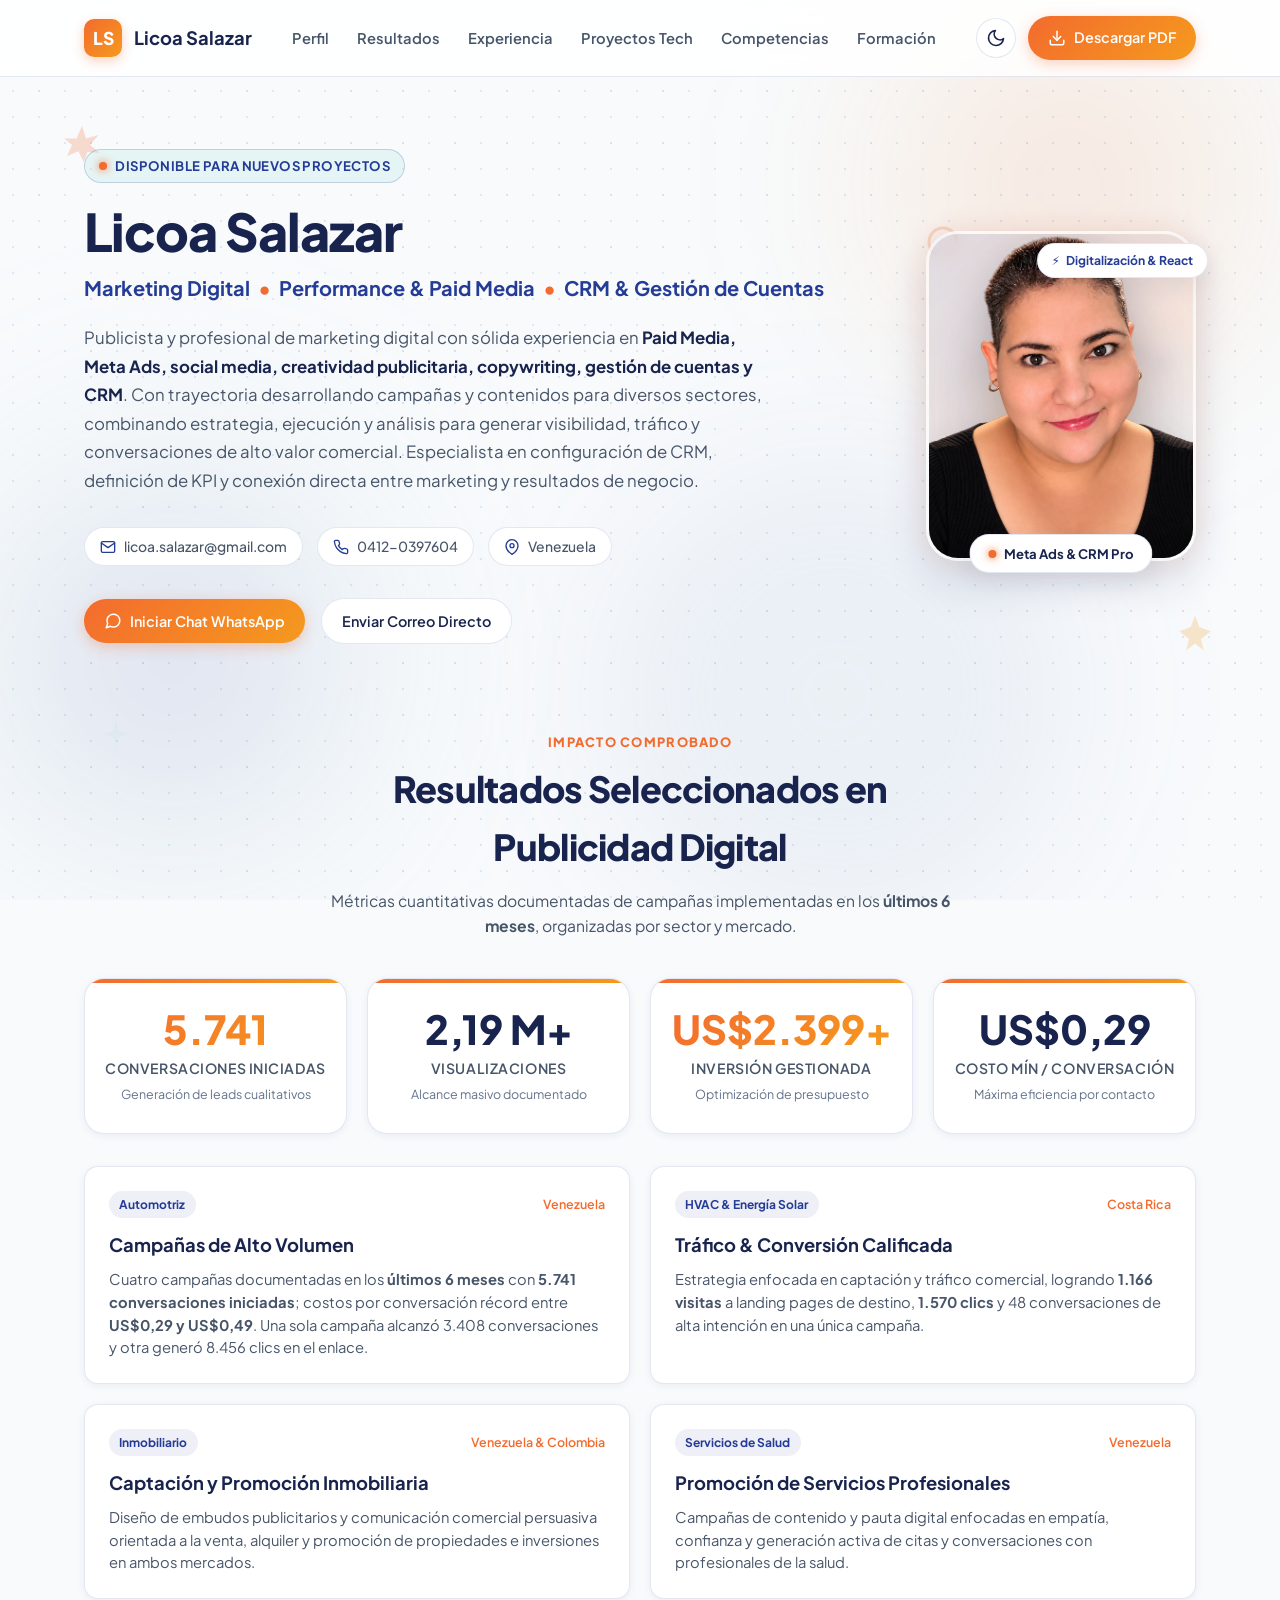
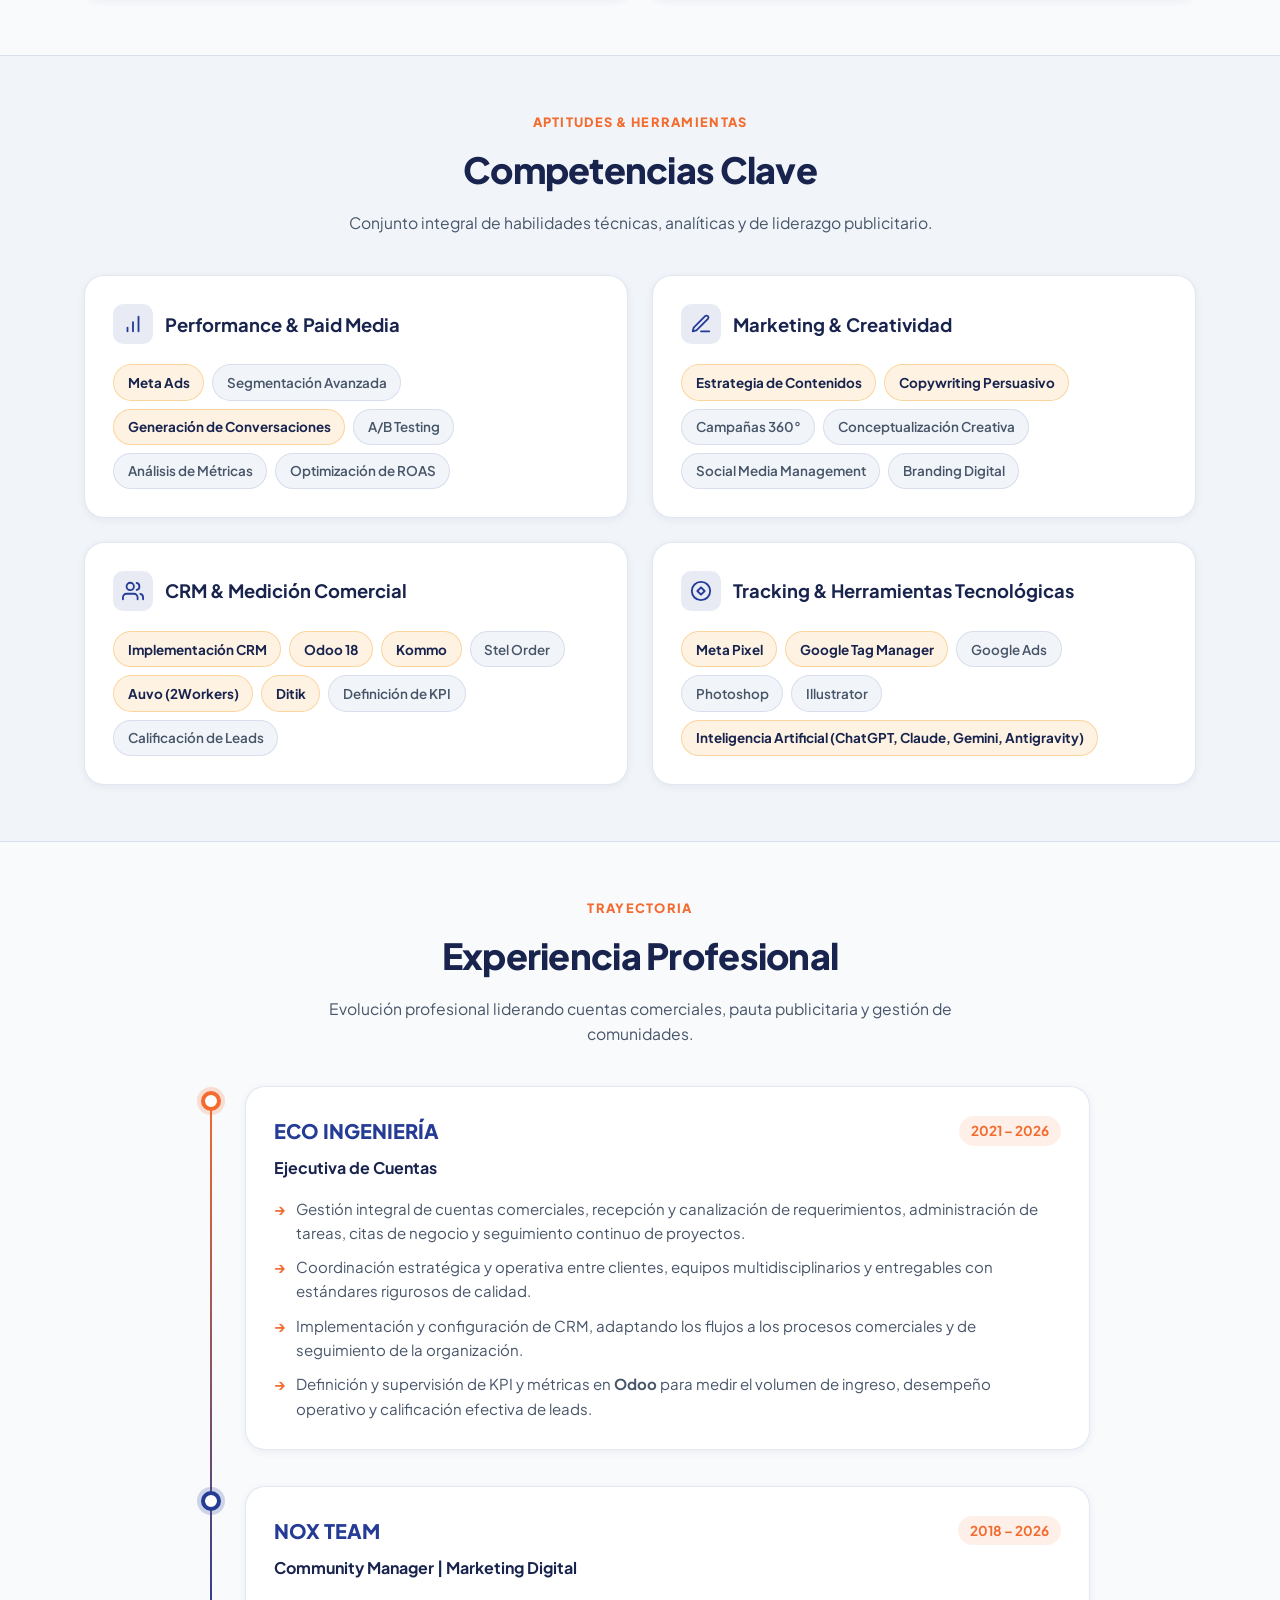
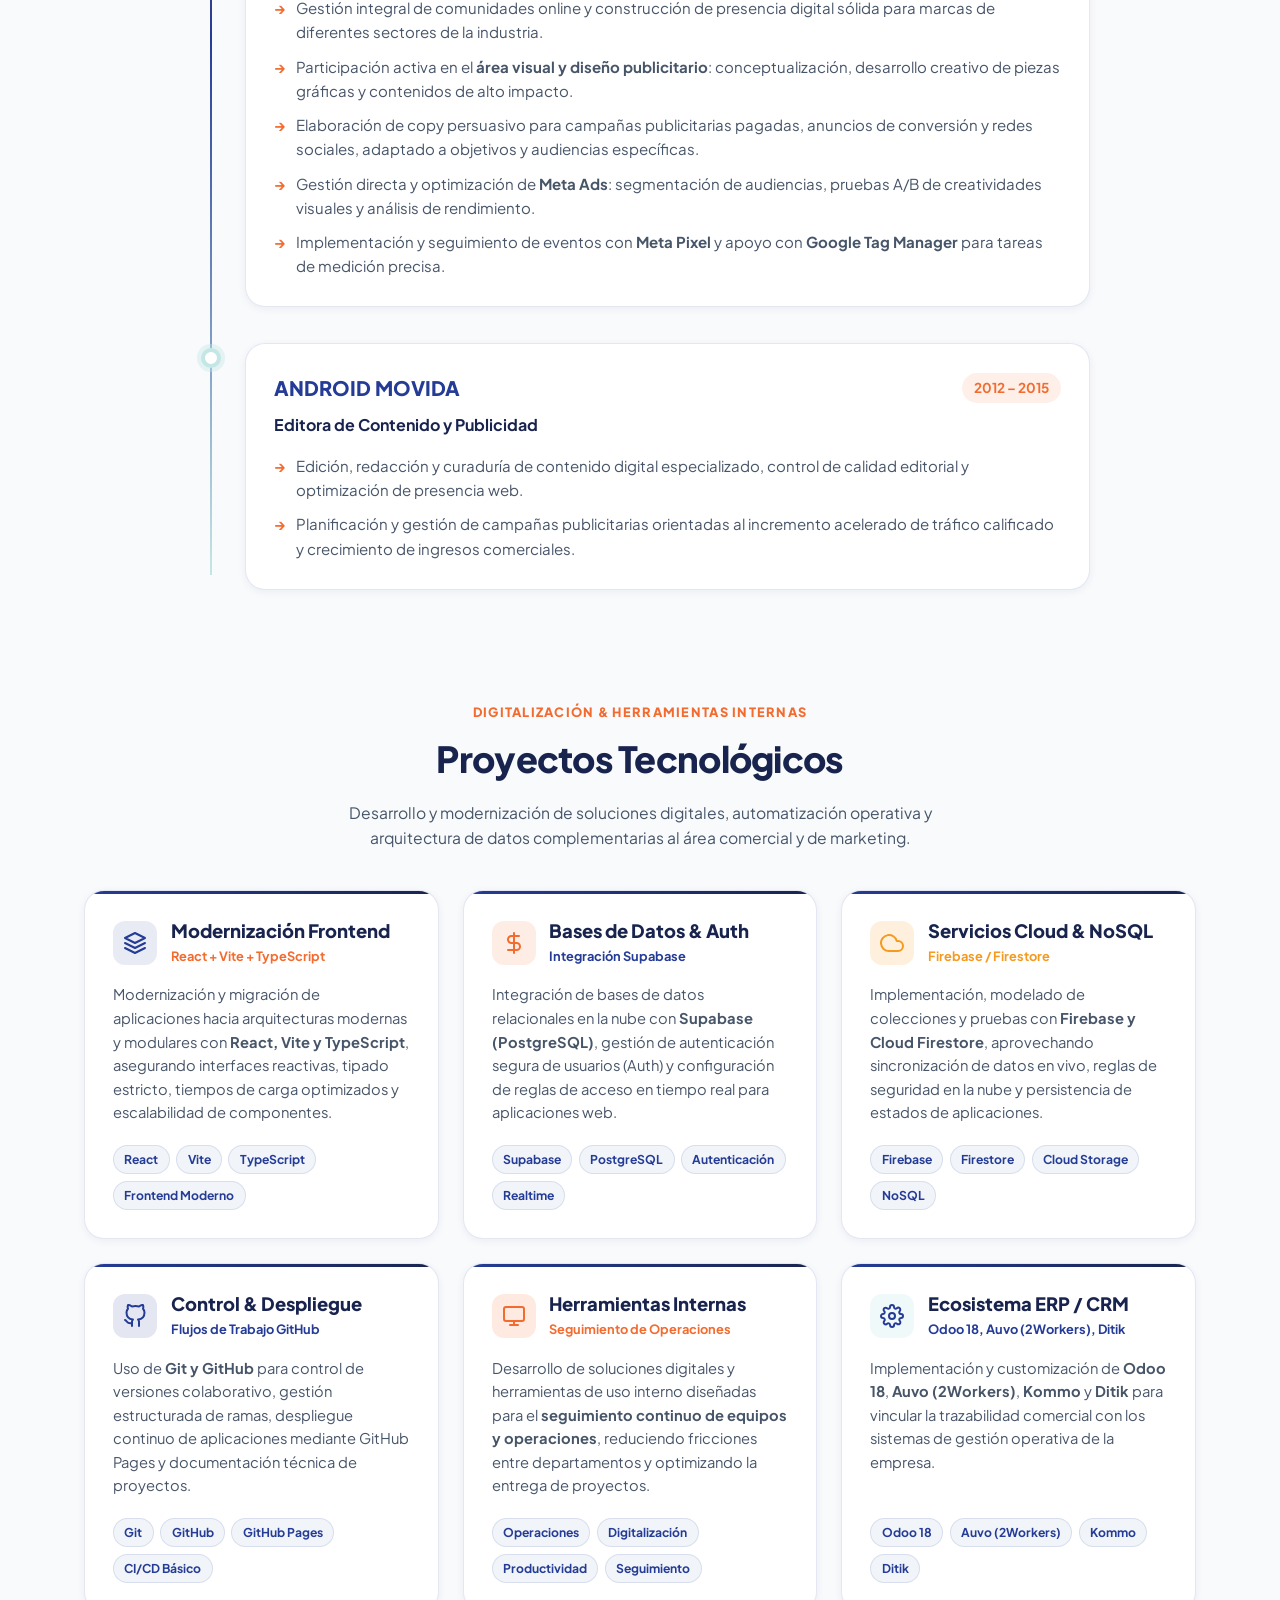
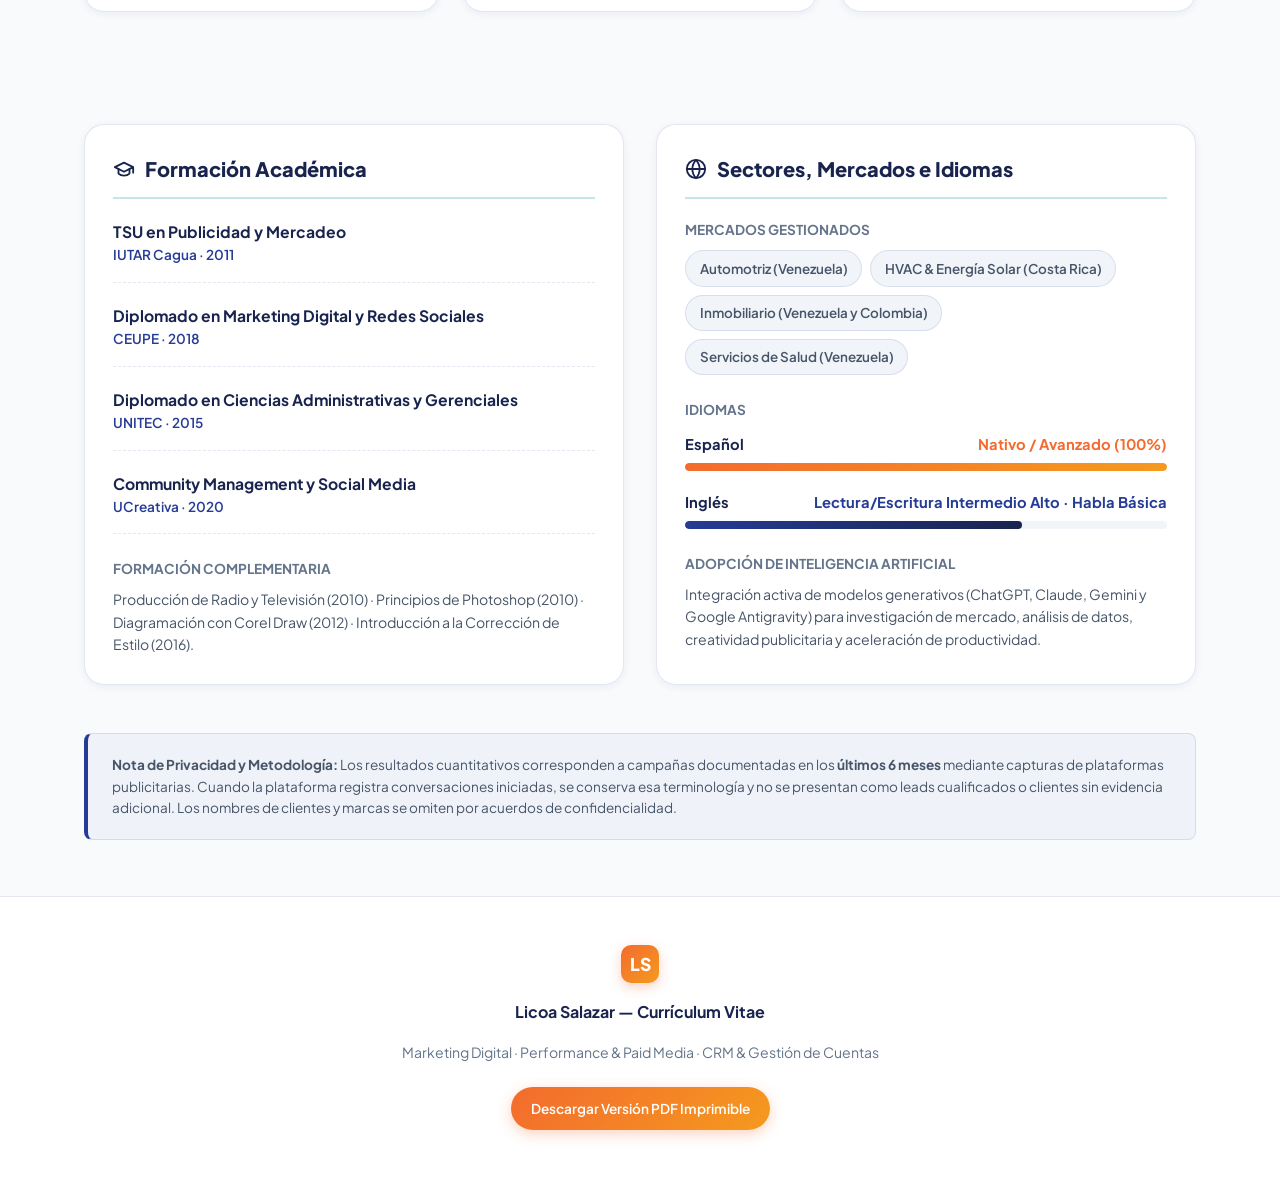
<file: index.html>
<!DOCTYPE html>
<html lang="es">
<head>
  <meta charset="UTF-8">
  <meta name="viewport" content="width=device-width, initial-scale=1.0">
  <title>Licoa Salazar | Marketing Digital & Performance Media</title>
  <meta name="description" content="Currículum Vitae de Licoa Salazar - Especialista en Marketing Digital, Paid Media (Meta Ads), CRM y Gestión de Cuentas.">
  
  <!-- Tipografía Google Fonts -->
  <link rel="preconnect" href="https://fonts.googleapis.com">
  <link rel="preconnect" href="https://fonts.gstatic.com" crossorigin>
  <link href="https://fonts.googleapis.com/css2?family=Inter:wght@400;500;600&family=Plus+Jakarta+Sans:wght@600;700;800&display=swap" rel="stylesheet">
  
  <!-- Estilos del Proyecto -->
  <link rel="stylesheet" href="css/style.css">
  <link rel="icon" href="data:image/svg+xml,<svg xmlns='http://www.w3.org/2000/svg' viewBox='0 0 100 100'><rect width='100' height='100' rx='20' fill='%23f36b2e'/><text x='50%' y='65%' font-size='55' font-family='sans-serif' font-weight='bold' fill='white' text-anchor='middle'>LS</text></svg>">
</head>
<body>

  <!-- Elementos de fondo ambiental decorativos y textura dinámica -->
  <div class="bg-ambient">
    <div class="blob-1"></div>
    <div class="blob-2"></div>
    <div class="blob-3"></div>
  </div>
  <div class="bg-texture"></div>

  <!-- Formas flotantes dinámicas (Doodles inspirados en la identidad visual) -->
  <div class="bg-doodles" aria-hidden="true">
    <!-- Estrella de 8 puntas -->
    <svg class="floating-shape shape-star-1" width="36" height="36" viewBox="0 0 24 24" fill="currentColor">
      <path d="M12 0L14.6 8.4L23 6L17.4 12.6L24 18L15.6 17.4L13.2 24L9.6 16.8L2 20L5.4 12.6L0 8.4L8.4 8.4Z"/>
    </svg>
    <!-- Estrella Mango -->
    <svg class="floating-shape shape-star-2" width="42" height="42" viewBox="0 0 24 24" fill="currentColor">
      <path d="M12 2l2.4 6.6L21 11l-5.6 4.4L17 22l-5-4-5 4 1.6-6.6L3 11l6.6-2.4z"/>
    </svg>
    <!-- Onda fluida azul -->
    <svg class="floating-shape shape-wave-1" width="60" height="30" viewBox="0 0 60 30" fill="none" stroke="currentColor" stroke-width="3" stroke-linecap="round">
      <path d="M4 15c8-12 16-12 24 0s16 12 24 0"/>
    </svg>
    <!-- Destello Ocean Water -->
    <svg class="floating-shape shape-sparkle-1" width="28" height="28" viewBox="0 0 24 24" fill="currentColor">
      <path d="M12 0L14 9L23 12L14 15L12 24L10 15L1 12L10 9Z"/>
    </svg>
    <!-- Anillo geométrico -->
    <svg class="floating-shape shape-ring-1" width="34" height="34" viewBox="0 0 34 34" fill="none" stroke="currentColor" stroke-width="3">
      <circle cx="17" cy="17" r="14"/>
    </svg>
  </div>

  <!-- Barra de Navegación -->
  <header class="navbar">
    <div class="container">
      <a href="#inicio" class="brand-badge" aria-label="Inicio">
        <div class="brand-logo">LS</div>
        <span>Licoa Salazar</span>
      </a>
      <nav>
        <ul class="nav-links">
          <li><a href="#perfil" class="nav-link">Perfil</a></li>
          <li><a href="#metricas" class="nav-link">Resultados</a></li>
          <li><a href="#experiencia" class="nav-link">Experiencia</a></li>
          <li><a href="#proyectos" class="nav-link">Proyectos Tech</a></li>
          <li><a href="#habilidades" class="nav-link">Competencias</a></li>
          <li><a href="#formacion" class="nav-link">Formación</a></li>
        </ul>
      </nav>
      <div class="nav-actions">
        <button id="theme-toggle" class="btn-icon-only" aria-label="Cambiar Tema" title="Cambiar tema">
          <!-- Icono inyectado por JS -->
        </button>
        <a href="Licoa_Salazar_CV_Actualizado.pdf" download="Licoa_Salazar_CV.pdf" class="btn btn-primary" title="Descargar versión PDF imprimible">
          <svg width="18" height="18" viewBox="0 0 24 24" fill="none" stroke="currentColor" stroke-width="2" stroke-linecap="round" stroke-linejoin="round">
            <path d="M21 15v4a2 2 0 0 1-2 2H5a2 2 0 0 1-2-2v-4"></path>
            <polyline points="7 10 12 15 17 10"></polyline>
            <line x1="12" y1="15" x2="12" y2="3"></line>
          </svg>
          Descargar PDF
        </a>
      </div>
    </div>
  </header>

  <!-- Hero Section -->
  <section class="hero" id="inicio">
    <div class="container">
      <div class="hero-grid">
        <div class="hero-content">
          <div class="badge-tag">
            <span class="badge-dot"></span>
            Disponible para Nuevos Proyectos
          </div>
          <h1 class="hero-title">Licoa Salazar</h1>
          <div class="hero-subtitle">
            <span>Marketing Digital</span>
            <span>Performance & Paid Media</span>
            <span>CRM & Gestión de Cuentas</span>
          </div>
          <p class="hero-bio" id="perfil">
            Publicista y profesional de marketing digital con sólida experiencia en <strong>Paid Media, Meta Ads, social media, creatividad publicitaria, copywriting, gestión de cuentas y CRM</strong>. Con trayectoria desarrollando campañas y contenidos para diversos sectores, combinando estrategia, ejecución y análisis para generar visibilidad, tráfico y conversaciones de alto valor comercial. Especialista en configuración de CRM, definición de KPI y conexión directa entre marketing y resultados de negocio.
          </p>

          <!-- Contact Bar interactiva -->
          <div class="contact-bar">
            <a href="mailto:licoa.salazar@gmail.com" class="contact-pill" data-copy="licoa.salazar@gmail.com" data-label="Correo" title="Haz clic para copiar o escribir">
              <svg width="16" height="16" viewBox="0 0 24 24" fill="none" stroke="currentColor" stroke-width="2" stroke-linecap="round" stroke-linejoin="round">
                <path d="M4 4h16c1.1 0 2 .9 2 2v12c0 1.1-.9 2-2 2H4c-1.1 0-2-.9-2-2V6c0-1.1.9-2 2-2z"></path>
                <polyline points="22,6 12,13 2,6"></polyline>
              </svg>
              <span>licoa.salazar@gmail.com</span>
            </a>

            <a href="tel:04120397604" class="contact-pill" data-copy="0412-0397604" data-label="Teléfono" title="Haz clic para copiar o llamar">
              <svg width="16" height="16" viewBox="0 0 24 24" fill="none" stroke="currentColor" stroke-width="2" stroke-linecap="round" stroke-linejoin="round">
                <path d="M22 16.92v3a2 2 0 0 1-2.18 2 19.79 19.79 0 0 1-8.63-3.07 19.5 19.5 0 0 1-6-6 19.79 19.79 0 0 1-3.07-8.67A2 2 0 0 1 4.11 2h3a2 2 0 0 1 2 1.72 12.84 12.84 0 0 0 .7 2.81 2 2 0 0 1-.45 2.11L8.09 9.91a16 16 0 0 0 6 6l1.27-1.27a2 2 0 0 1 2.11-.45 12.84 12.84 0 0 0 2.81.7A2 2 0 0 1 22 16.92z"></path>
              </svg>
              <span>0412-0397604</span>
            </a>

            <div class="contact-pill">
              <svg width="16" height="16" viewBox="0 0 24 24" fill="none" stroke="currentColor" stroke-width="2" stroke-linecap="round" stroke-linejoin="round">
                <path d="M21 10c0 7-9 13-9 13s-9-6-9-13a9 9 0 0 1 18 0z"></path>
                <circle cx="12" cy="10" r="3"></circle>
              </svg>
              <span>Venezuela</span>
            </div>
          </div>

          <!-- Hero Buttons -->
          <div class="hero-buttons">
            <a href="https://wa.me/584120397604?text=Hola%20Licoa,%20he%20visto%20tu%20perfil%20profesional%20y%20me%20gustar%C3%ADa%20conversar." target="_blank" rel="noopener" class="btn btn-primary">
              <svg width="18" height="18" viewBox="0 0 24 24" fill="none" stroke="currentColor" stroke-width="2" stroke-linecap="round" stroke-linejoin="round">
                <path d="M21 11.5a8.38 8.38 0 0 1-.9 3.8 8.5 8.5 0 0 1-7.6 4.7 8.38 8.38 0 0 1-3.8-.9L3 21l1.9-5.7a8.38 8.38 0 0 1-.9-3.8 8.5 8.5 0 0 1 4.7-7.6 8.38 8.38 0 0 1 3.8-.9h.5a8.48 8.48 0 0 1 8 8v.5z"></path>
              </svg>
              Iniciar Chat WhatsApp
            </a>
            <a href="mailto:licoa.salazar@gmail.com" class="btn btn-secondary">
              Enviar Correo Directo
            </a>
          </div>
        </div>

        <!-- Visual Hero Badge con Foto Oficial Licoa.png -->
        <div class="hero-visual">
          <div class="avatar-card">
            <div class="avatar-bg-glow"></div>
            <img src="Licoa.png" alt="Licoa Salazar - Especialista en Marketing Digital, CRM y Automatización" class="avatar-img" width="1114" height="1412" loading="eager">
          </div>
          <div class="floating-pill">
            <span class="badge-dot" style="margin: 0; width: 8px; height: 8px;"></span> Meta Ads & CRM Pro
          </div>
          <div class="floating-pill-tech">
            <span>⚡</span> Digitalización & React
          </div>
        </div>
      </div>
    </div>
  </section>

  <!-- Métricas Destacadas (Resultados Seleccionados) -->
  <section class="metrics-section" id="metricas">
    <div class="container">
      <div class="metrics-header">
        <div class="section-label">Impacto Comprobado</div>
        <h2 class="section-title">Resultados Seleccionados en Publicidad Digital</h2>
        <p class="section-desc">Métricas cuantitativas documentadas de campañas implementadas en los <strong>últimos 6 meses</strong>, organizadas por sector y mercado.</p>
      </div>

      <div class="metrics-grid">
        <div class="metric-card">
          <div class="metric-value highlight" data-target="5741" data-prefix="" data-suffix="">5.741</div>
          <div class="metric-label">Conversaciones Iniciadas</div>
          <div class="metric-sub">Generación de leads cualitativos</div>
        </div>

        <div class="metric-card">
          <div class="metric-value" data-target="2.19" data-prefix="" data-suffix=" M+" data-decimals="2">2,19 M+</div>
          <div class="metric-label">Visualizaciones</div>
          <div class="metric-sub">Alcance masivo documentado</div>
        </div>

        <div class="metric-card">
          <div class="metric-value highlight" data-target="2399" data-prefix="US$" data-suffix="+">US$2.399+</div>
          <div class="metric-label">Inversión Gestionada</div>
          <div class="metric-sub">Optimización de presupuesto</div>
        </div>

        <div class="metric-card">
          <div class="metric-value" data-target="0.29" data-prefix="US$" data-suffix="" data-decimals="2">US$0,29</div>
          <div class="metric-label">Costo Mín / Conversación</div>
          <div class="metric-sub">Máxima eficiencia por contacto</div>
        </div>
      </div>

      <!-- Casos por Sector -->
      <div class="campaigns-grid">
        <div class="campaign-card">
          <div class="campaign-top">
            <span class="campaign-badge">Automotriz</span>
            <span class="campaign-country">Venezuela</span>
          </div>
          <h3 class="campaign-title">Campañas de Alto Volumen</h3>
          <p>Cuatro campañas documentadas en los <strong>últimos 6 meses</strong> con <strong>5.741 conversaciones iniciadas</strong>; costos por conversación récord entre <strong>US$0,29 y US$0,49</strong>. Una sola campaña alcanzó 3.408 conversaciones y otra generó 8.456 clics en el enlace.</p>
        </div>

        <div class="campaign-card">
          <div class="campaign-top">
            <span class="campaign-badge">HVAC & Energía Solar</span>
            <span class="campaign-country">Costa Rica</span>
          </div>
          <h3 class="campaign-title">Tráfico & Conversión Calificada</h3>
          <p>Estrategia enfocada en captación y tráfico comercial, logrando <strong>1.166 visitas</strong> a landing pages de destino, <strong>1.570 clics</strong> y 48 conversaciones de alta intención en una única campaña.</p>
        </div>

        <div class="campaign-card">
          <div class="campaign-top">
            <span class="campaign-badge">Inmobiliario</span>
            <span class="campaign-country">Venezuela & Colombia</span>
          </div>
          <h3 class="campaign-title">Captación y Promoción Inmobiliaria</h3>
          <p>Diseño de embudos publicitarios y comunicación comercial persuasiva orientada a la venta, alquiler y promoción de propiedades e inversiones en ambos mercados.</p>
        </div>

        <div class="campaign-card">
          <div class="campaign-top">
            <span class="campaign-badge">Servicios de Salud</span>
            <span class="campaign-country">Venezuela</span>
          </div>
          <h3 class="campaign-title">Promoción de Servicios Profesionales</h3>
          <p>Campañas de contenido y pauta digital enfocadas en empatía, confianza y generación activa de citas y conversaciones con profesionales de la salud.</p>
        </div>
      </div>
    </div>
  </section>

  <!-- Competencias Clave -->
  <section class="skills-section" id="habilidades">
    <div class="container">
      <div class="metrics-header">
        <div class="section-label">Aptitudes & Herramientas</div>
        <h2 class="section-title">Competencias Clave</h2>
        <p class="section-desc">Conjunto integral de habilidades técnicas, analíticas y de liderazgo publicitario.</p>
      </div>

      <div class="skills-grid">
        <div class="skill-category-card">
          <div class="skill-cat-header">
            <div class="skill-cat-icon">
              <svg width="22" height="22" viewBox="0 0 24 24" fill="none" stroke="currentColor" stroke-width="2" stroke-linecap="round" stroke-linejoin="round">
                <line x1="12" y1="20" x2="12" y2="10"></line>
                <line x1="18" y1="20" x2="18" y2="4"></line>
                <line x1="6" y1="20" x2="6" y2="16"></line>
              </svg>
            </div>
            <h3 class="skill-cat-title">Performance & Paid Media</h3>
          </div>
          <div class="pill-container">
            <span class="skill-pill featured">Meta Ads</span>
            <span class="skill-pill">Segmentación Avanzada</span>
            <span class="skill-pill featured">Generación de Conversaciones</span>
            <span class="skill-pill">A/B Testing</span>
            <span class="skill-pill">Análisis de Métricas</span>
            <span class="skill-pill">Optimización de ROAS</span>
          </div>
        </div>

        <div class="skill-category-card">
          <div class="skill-cat-header">
            <div class="skill-cat-icon">
              <svg width="22" height="22" viewBox="0 0 24 24" fill="none" stroke="currentColor" stroke-width="2" stroke-linecap="round" stroke-linejoin="round">
                <path d="M12 20h9"></path>
                <path d="M16.5 3.5a2.121 2.121 0 0 1 3 3L7 19l-4 1 1-4L16.5 3.5z"></path>
              </svg>
            </div>
            <h3 class="skill-cat-title">Marketing & Creatividad</h3>
          </div>
          <div class="pill-container">
            <span class="skill-pill featured">Estrategia de Contenidos</span>
            <span class="skill-pill featured">Copywriting Persuasivo</span>
            <span class="skill-pill">Campañas 360°</span>
            <span class="skill-pill">Conceptualización Creativa</span>
            <span class="skill-pill">Social Media Management</span>
            <span class="skill-pill">Branding Digital</span>
          </div>
        </div>

        <div class="skill-category-card">
          <div class="skill-cat-header">
            <div class="skill-cat-icon">
              <svg width="22" height="22" viewBox="0 0 24 24" fill="none" stroke="currentColor" stroke-width="2" stroke-linecap="round" stroke-linejoin="round">
                <path d="M17 21v-2a4 4 0 0 0-4-4H5a4 4 0 0 0-4 4v2"></path>
                <circle cx="9" cy="7" r="4"></circle>
                <path d="M23 21v-2a4 4 0 0 0-3-3.87"></path>
                <path d="M16 3.13a4 4 0 0 1 0 7.75"></path>
              </svg>
            </div>
            <h3 class="skill-cat-title">CRM & Medición Comercial</h3>
          </div>
          <div class="pill-container">
            <span class="skill-pill featured">Implementación CRM</span>
            <span class="skill-pill featured">Odoo 18</span>
            <span class="skill-pill featured">Kommo</span>
            <span class="skill-pill">Stel Order</span>
            <span class="skill-pill featured">Auvo (2Workers)</span>
            <span class="skill-pill featured">Ditik</span>
            <span class="skill-pill">Definición de KPI</span>
            <span class="skill-pill">Calificación de Leads</span>
          </div>
        </div>

        <div class="skill-category-card">
          <div class="skill-cat-header">
            <div class="skill-cat-icon">
              <svg width="22" height="22" viewBox="0 0 24 24" fill="none" stroke="currentColor" stroke-width="2" stroke-linecap="round" stroke-linejoin="round">
                <circle cx="12" cy="12" r="10"></circle>
                <polygon points="12 8 8 12 12 16 16 12 12 8"></polygon>
              </svg>
            </div>
            <h3 class="skill-cat-title">Tracking & Herramientas Tecnológicas</h3>
          </div>
          <div class="pill-container">
            <span class="skill-pill featured">Meta Pixel</span>
            <span class="skill-pill featured">Google Tag Manager</span>
            <span class="skill-pill">Google Ads</span>
            <span class="skill-pill">Photoshop</span>
            <span class="skill-pill">Illustrator</span>
            <span class="skill-pill featured">Inteligencia Artificial (ChatGPT, Claude, Gemini, Antigravity)</span>
          </div>
        </div>
      </div>
    </div>
  </section>

  <!-- Experiencia Profesional -->
  <section class="experience-section" id="experiencia">
    <div class="container">
      <div class="metrics-header">
        <div class="section-label">Trayectoria</div>
        <h2 class="section-title">Experiencia Profesional</h2>
        <p class="section-desc">Evolución profesional liderando cuentas comerciales, pauta publicitaria y gestión de comunidades.</p>
      </div>

      <div class="timeline">
        <!-- Puesto 1 -->
        <div class="timeline-item">
          <div class="timeline-node"></div>
          <div class="timeline-card">
            <div class="timeline-meta">
              <h3 class="timeline-company">ECO INGENIERÍA</h3>
              <span class="timeline-date">2021 – 2026</span>
            </div>
            <div class="timeline-role">Ejecutiva de Cuentas</div>
            <ul>
              <li>Gestión integral de cuentas comerciales, recepción y canalización de requerimientos, administración de tareas, citas de negocio y seguimiento continuo de proyectos.</li>
              <li>Coordinación estratégica y operativa entre clientes, equipos multidisciplinarios y entregables con estándares rigurosos de calidad.</li>
              <li>Implementación y configuración de CRM, adaptando los flujos a los procesos comerciales y de seguimiento de la organización.</li>
              <li>Definición y supervisión de KPI y métricas en <strong>Odoo</strong> para medir el volumen de ingreso, desempeño operativo y calificación efectiva de leads.</li>
            </ul>
          </div>
        </div>

        <!-- Puesto 2 -->
        <div class="timeline-item">
          <div class="timeline-node"></div>
          <div class="timeline-card">
            <div class="timeline-meta">
              <h3 class="timeline-company">NOX TEAM</h3>
              <span class="timeline-date">2018 – 2026</span>
            </div>
            <div class="timeline-role">Community Manager | Marketing Digital</div>
            <ul>
              <li>Gestión integral de comunidades online y construcción de presencia digital sólida para marcas de diferentes sectores de la industria.</li>
              <li>Participación activa en el <strong>área visual y diseño publicitario</strong>: conceptualización, desarrollo creativo de piezas gráficas y contenidos de alto impacto.</li>
              <li>Elaboración de copy persuasivo para campañas publicitarias pagadas, anuncios de conversión y redes sociales, adaptado a objetivos y audiencias específicas.</li>
              <li>Gestión directa y optimización de <strong>Meta Ads</strong>: segmentación de audiencias, pruebas A/B de creatividades visuales y análisis de rendimiento.</li>
              <li>Implementación y seguimiento de eventos con <strong>Meta Pixel</strong> y apoyo con <strong>Google Tag Manager</strong> para tareas de medición precisa.</li>
            </ul>
          </div>
        </div>

        <!-- Puesto 3 -->
        <div class="timeline-item">
          <div class="timeline-node"></div>
          <div class="timeline-card">
            <div class="timeline-meta">
              <h3 class="timeline-company">ANDROID MOVIDA</h3>
              <span class="timeline-date">2012 – 2015</span>
            </div>
            <div class="timeline-role">Editora de Contenido y Publicidad</div>
            <ul>
              <li>Edición, redacción y curaduría de contenido digital especializado, control de calidad editorial y optimización de presencia web.</li>
              <li>Planificación y gestión de campañas publicitarias orientadas al incremento acelerado de tráfico calificado y crecimiento de ingresos comerciales.</li>
            </ul>
          </div>
        </div>
      </div>
    </div>
  </section>

  <!-- Proyectos Tecnológicos & Digitalización -->
  <section class="tech-projects-section" id="proyectos">
    <div class="container">
      <div class="metrics-header">
        <div class="section-label">Digitalización & Herramientas Internas</div>
        <h2 class="section-title">Proyectos Tecnológicos</h2>
        <p class="section-desc">Desarrollo y modernización de soluciones digitales, automatización operativa y arquitectura de datos complementarias al área comercial y de marketing.</p>
      </div>

      <div class="tech-cards-grid">
        <!-- Proyecto 1 -->
        <div class="tech-card">
          <div>
            <div class="tech-header">
              <div class="tech-icon-box">
                <svg width="24" height="24" viewBox="0 0 24 24" fill="none" stroke="currentColor" stroke-width="2" stroke-linecap="round" stroke-linejoin="round">
                  <polygon points="12 2 2 7 12 12 22 7 12 2"></polygon>
                  <polyline points="2 17 12 22 22 17"></polyline>
                  <polyline points="2 12 12 17 22 12"></polyline>
                </svg>
              </div>
              <div>
                <h3 class="tech-card-title">Modernización Frontend</h3>
                <span style="font-size: 0.8rem; color: var(--c-orange); font-weight: 700;">React + Vite + TypeScript</span>
              </div>
            </div>
            <p class="tech-card-desc">
              Modernización y migración de aplicaciones hacia arquitecturas modernas y modulares con <strong>React, Vite y TypeScript</strong>, asegurando interfaces reactivas, tipado estricto, tiempos de carga optimizados y escalabilidad de componentes.
            </p>
          </div>
          <div class="tech-tags">
            <span class="tech-tag">React</span>
            <span class="tech-tag">Vite</span>
            <span class="tech-tag">TypeScript</span>
            <span class="tech-tag">Frontend Moderno</span>
          </div>
        </div>

        <!-- Proyecto 2 -->
        <div class="tech-card">
          <div>
            <div class="tech-header">
              <div class="tech-icon-box">
                <svg width="24" height="24" viewBox="0 0 24 24" fill="none" stroke="currentColor" stroke-width="2" stroke-linecap="round" stroke-linejoin="round">
                  <path d="M12 2v20M17 5H9.5a3.5 3.5 0 0 0 0 7h5a3.5 3.5 0 0 1 0 7H6"></path>
                </svg>
              </div>
              <div>
                <h3 class="tech-card-title">Bases de Datos & Auth</h3>
                <span style="font-size: 0.8rem; color: var(--c-blue); font-weight: 700;">Integración Supabase</span>
              </div>
            </div>
            <p class="tech-card-desc">
              Integración de bases de datos relacionales en la nube con <strong>Supabase (PostgreSQL)</strong>, gestión de autenticación segura de usuarios (Auth) y configuración de reglas de acceso en tiempo real para aplicaciones web.
            </p>
          </div>
          <div class="tech-tags">
            <span class="tech-tag">Supabase</span>
            <span class="tech-tag">PostgreSQL</span>
            <span class="tech-tag">Autenticación</span>
            <span class="tech-tag">Realtime</span>
          </div>
        </div>

        <!-- Proyecto 3 -->
        <div class="tech-card">
          <div>
            <div class="tech-header">
              <div class="tech-icon-box">
                <svg width="24" height="24" viewBox="0 0 24 24" fill="none" stroke="currentColor" stroke-width="2" stroke-linecap="round" stroke-linejoin="round">
                  <path d="M18 10h-1.26A8 8 0 1 0 9 20h9a5 5 0 0 0 0-10z"></path>
                </svg>
              </div>
              <div>
                <h3 class="tech-card-title">Servicios Cloud & NoSQL</h3>
                <span style="font-size: 0.8rem; color: var(--c-mango); font-weight: 700;">Firebase / Firestore</span>
              </div>
            </div>
            <p class="tech-card-desc">
              Implementación, modelado de colecciones y pruebas con <strong>Firebase y Cloud Firestore</strong>, aprovechando sincronización de datos en vivo, reglas de seguridad en la nube y persistencia de estados de aplicaciones.
            </p>
          </div>
          <div class="tech-tags">
            <span class="tech-tag">Firebase</span>
            <span class="tech-tag">Firestore</span>
            <span class="tech-tag">Cloud Storage</span>
            <span class="tech-tag">NoSQL</span>
          </div>
        </div>

        <!-- Proyecto 4 -->
        <div class="tech-card">
          <div>
            <div class="tech-header">
              <div class="tech-icon-box">
                <svg width="24" height="24" viewBox="0 0 24 24" fill="none" stroke="currentColor" stroke-width="2" stroke-linecap="round" stroke-linejoin="round">
                  <path d="M9 19c-5 1.5-5-2.5-7-3m14 6v-3.87a3.37 3.37 0 0 0-.94-2.61c3.14-.35 6.44-1.54 6.44-7A5.44 5.44 0 0 0 20 4.77 5.07 5.07 0 0 0 19.91 1S18.73.65 16 2.48a13.38 13.38 0 0 0-7 0C6.27.65 5.09 1 5.09 1A5.07 5.07 0 0 0 5 4.77a5.44 5.44 0 0 0-1.5 3.78c0 5.42 3.3 6.61 6.44 7A3.37 3.37 0 0 0 9 18.13V22"></path>
                </svg>
              </div>
              <div>
                <h3 class="tech-card-title">Control & Despliegue</h3>
                <span style="font-size: 0.8rem; color: var(--c-blue); font-weight: 700;">Flujos de Trabajo GitHub</span>
              </div>
            </div>
            <p class="tech-card-desc">
              Uso de <strong>Git y GitHub</strong> para control de versiones colaborativo, gestión estructurada de ramas, despliegue continuo de aplicaciones mediante GitHub Pages y documentación técnica de proyectos.
            </p>
          </div>
          <div class="tech-tags">
            <span class="tech-tag">Git</span>
            <span class="tech-tag">GitHub</span>
            <span class="tech-tag">GitHub Pages</span>
            <span class="tech-tag">CI/CD Básico</span>
          </div>
        </div>

        <!-- Proyecto 5 -->
        <div class="tech-card">
          <div>
            <div class="tech-header">
              <div class="tech-icon-box">
                <svg width="24" height="24" viewBox="0 0 24 24" fill="none" stroke="currentColor" stroke-width="2" stroke-linecap="round" stroke-linejoin="round">
                  <rect x="2" y="3" width="20" height="14" rx="2" ry="2"></rect>
                  <line x1="8" y1="21" x2="16" y2="21"></line>
                  <line x1="12" y1="17" x2="12" y2="21"></line>
                </svg>
              </div>
              <div>
                <h3 class="tech-card-title">Herramientas Internas</h3>
                <span style="font-size: 0.8rem; color: var(--c-orange); font-weight: 700;">Seguimiento de Operaciones</span>
              </div>
            </div>
            <p class="tech-card-desc">
              Desarrollo de soluciones digitales y herramientas de uso interno diseñadas para el <strong>seguimiento continuo de equipos y operaciones</strong>, reduciendo fricciones entre departamentos y optimizando la entrega de proyectos.
            </p>
          </div>
          <div class="tech-tags">
            <span class="tech-tag">Operaciones</span>
            <span class="tech-tag">Digitalización</span>
            <span class="tech-tag">Productividad</span>
            <span class="tech-tag">Seguimiento</span>
          </div>
        </div>

        <!-- Proyecto 6 -->
        <div class="tech-card">
          <div>
            <div class="tech-header">
              <div class="tech-icon-box">
                <svg width="24" height="24" viewBox="0 0 24 24" fill="none" stroke="currentColor" stroke-width="2" stroke-linecap="round" stroke-linejoin="round">
                  <circle cx="12" cy="12" r="3"></circle>
                  <path d="M19.4 15a1.65 1.65 0 0 0 .33 1.82l.06.06a2 2 0 0 1 0 2.83 2 2 0 0 1-2.83 0l-.06-.06a1.65 1.65 0 0 0-1.82-.33 1.65 1.65 0 0 0-1 1.51V21a2 2 0 0 1-2 2 2 2 0 0 1-2-2v-.09A1.65 1.65 0 0 0 9 19.4a1.65 1.65 0 0 0-1.82.33l-.06.06a2 2 0 0 1-2.83 0 2 2 0 0 1 0-2.83l.06-.06a1.65 1.65 0 0 0 .33-1.82 1.65 1.65 0 0 0-1.51-1H3a2 2 0 0 1-2-2 2 2 0 0 1 2-2h.09A1.65 1.65 0 0 0 4.6 9a1.65 1.65 0 0 0-.33-1.82l-.06-.06a2 2 0 0 1 0-2.83 2 2 0 0 1 2.83 0l.06.06a1.65 1.65 0 0 0 1.82.33H9a1.65 1.65 0 0 0 1-1.51V3a2 2 0 0 1 2-2 2 2 0 0 1 2 2v.09a1.65 1.65 0 0 0 1 1.51 1.65 1.65 0 0 0 1.82-.33l.06-.06a2 2 0 0 1 2.83 0 2 2 0 0 1 0 2.83l-.06.06a1.65 1.65 0 0 0-.33 1.82V9a1.65 1.65 0 0 0 1.51 1H21a2 2 0 0 1 2 2 2 2 0 0 1-2 2h-.09a1.65 1.65 0 0 0-1.51 1z"></path>
                </svg>
              </div>
              <div>
                <h3 class="tech-card-title">Ecosistema ERP / CRM</h3>
                <span style="font-size: 0.8rem; color: var(--c-blue); font-weight: 700;">Odoo 18, Auvo (2Workers), Ditik</span>
              </div>
            </div>
            <p class="tech-card-desc">
              Implementación y customización de <strong>Odoo 18</strong>, <strong>Auvo (2Workers)</strong>, <strong>Kommo</strong> y <strong>Ditik</strong> para vincular la trazabilidad comercial con los sistemas de gestión operativa de la empresa.
            </p>
          </div>
          <div class="tech-tags">
            <span class="tech-tag">Odoo 18</span>
            <span class="tech-tag">Auvo (2Workers)</span>
            <span class="tech-tag">Kommo</span>
            <span class="tech-tag">Ditik</span>
          </div>
        </div>
      </div>
    </div>
  </section>

  <!-- Formación, Especialidades & Idiomas -->
  <section class="twocol-section" id="formacion">
    <div class="container">
      <div class="twocol-grid">
        <!-- Formación Académica -->
        <div class="info-block">
          <h3 class="block-title">
            <svg width="22" height="22" viewBox="0 0 24 24" fill="none" stroke="currentColor" stroke-width="2" stroke-linecap="round" stroke-linejoin="round">
              <path d="M22 10v6M2 10l10-5 10 5-10 5z"></path>
              <path d="M6 12v5c3 3 9 3 12 0v-5"></path>
            </svg>
            Formación Académica
          </h3>
          
          <div class="edu-item">
            <div class="edu-title">TSU en Publicidad y Mercadeo</div>
            <div class="edu-inst">IUTAR Cagua · 2011</div>
          </div>

          <div class="edu-item">
            <div class="edu-title">Diplomado en Marketing Digital y Redes Sociales</div>
            <div class="edu-inst">CEUPE · 2018</div>
          </div>

          <div class="edu-item">
            <div class="edu-title">Diplomado en Ciencias Administrativas y Gerenciales</div>
            <div class="edu-inst">UNITEC · 2015</div>
          </div>

          <div class="edu-item">
            <div class="edu-title">Community Management y Social Media</div>
            <div class="edu-inst">UCreativa · 2020</div>
          </div>

          <div style="margin-top: 1.5rem;">
            <div style="font-size: 0.85rem; font-weight: 700; color: var(--text-muted); text-transform: uppercase; margin-bottom: 0.5rem;">Formación Complementaria</div>
            <p style="font-size: 0.88rem; color: var(--text-secondary); line-height: 1.6;">
              Producción de Radio y Televisión (2010) · Principios de Photoshop (2010) · Diagramación con Corel Draw (2012) · Introducción a la Corrección de Estilo (2016).
            </p>
          </div>
        </div>

        <!-- Sectores, Idiomas & IA -->
        <div class="info-block">
          <h3 class="block-title">
            <svg width="22" height="22" viewBox="0 0 24 24" fill="none" stroke="currentColor" stroke-width="2" stroke-linecap="round" stroke-linejoin="round">
              <circle cx="12" cy="12" r="10"></circle>
              <line x1="2" y1="12" x2="22" y2="12"></line>
              <path d="M12 2a15.3 15.3 0 0 1 4 10 15.3 15.3 0 0 1-4 10 15.3 15.3 0 0 1-4-10 15.3 15.3 0 0 1 4-10z"></path>
            </svg>
            Sectores, Mercados e Idiomas
          </h3>

          <div style="margin-bottom: 1.5rem;">
            <div style="font-size: 0.85rem; font-weight: 700; color: var(--text-muted); text-transform: uppercase; margin-bottom: 0.6rem;">Mercados Gestionados</div>
            <div class="pill-container">
              <span class="skill-pill">Automotriz (Venezuela)</span>
              <span class="skill-pill">HVAC & Energía Solar (Costa Rica)</span>
              <span class="skill-pill">Inmobiliario (Venezuela y Colombia)</span>
              <span class="skill-pill">Servicios de Salud (Venezuela)</span>
            </div>
          </div>

          <div style="margin-bottom: 1.5rem;">
            <div style="font-size: 0.85rem; font-weight: 700; color: var(--text-muted); text-transform: uppercase; margin-bottom: 0.75rem;">Idiomas</div>
            
            <div class="lang-item">
              <div class="lang-header">
                <span>Español</span>
                <span style="color: var(--c-orange);">Nativo / Avanzado (100%)</span>
              </div>
              <div class="lang-bar">
                <div class="lang-progress" style="width: 100%;"></div>
              </div>
            </div>

            <div class="lang-item">
              <div class="lang-header">
                <span>Inglés</span>
                <span style="color: var(--c-blue);">Lectura/Escritura Intermedio Alto · Habla Básica</span>
              </div>
              <div class="lang-bar">
                <div class="lang-progress" style="width: 70%; background: var(--grad-cool);"></div>
              </div>
            </div>
          </div>

          <div>
            <div style="font-size: 0.85rem; font-weight: 700; color: var(--text-muted); text-transform: uppercase; margin-bottom: 0.5rem;">Adopción de Inteligencia Artificial</div>
            <p style="font-size: 0.88rem; color: var(--text-secondary); line-height: 1.6;">
              Integración activa de modelos generativos (ChatGPT, Claude, Gemini y Google Antigravity) para investigación de mercado, análisis de datos, creatividad publicitaria y aceleración de productividad.
            </p>
          </div>
        </div>
      </div>

      <!-- Nota de Privacidad -->
      <div class="privacy-banner">
        <strong>Nota de Privacidad y Metodología:</strong> Los resultados cuantitativos corresponden a campañas documentadas en los <strong>últimos 6 meses</strong> mediante capturas de plataformas publicitarias. Cuando la plataforma registra conversaciones iniciadas, se conserva esa terminología y no se presentan como leads cualificados o clientes sin evidencia adicional. Los nombres de clientes y marcas se omiten por acuerdos de confidencialidad.
      </div>
    </div>
  </section>

  <!-- Footer -->
  <footer class="footer">
    <div class="container footer-content">
      <div class="brand-logo" style="margin: 0 auto;">LS</div>
      <p style="font-weight: 700; color: var(--text-main);">Licoa Salazar — Currículum Vitae</p>
      <p class="footer-copy">Marketing Digital · Performance & Paid Media · CRM & Gestión de Cuentas</p>
      <div style="margin-top: 0.5rem;">
        <a href="Licoa_Salazar_CV_Actualizado.pdf" download="Licoa_Salazar_CV.pdf" class="btn btn-primary" style="font-size: 0.85rem;">
          Descargar Versión PDF Imprimible
        </a>
      </div>
    </div>
  </footer>

  <!-- Scripts -->
  <script src="js/main.js"></script>
</body>
</html>
</file>
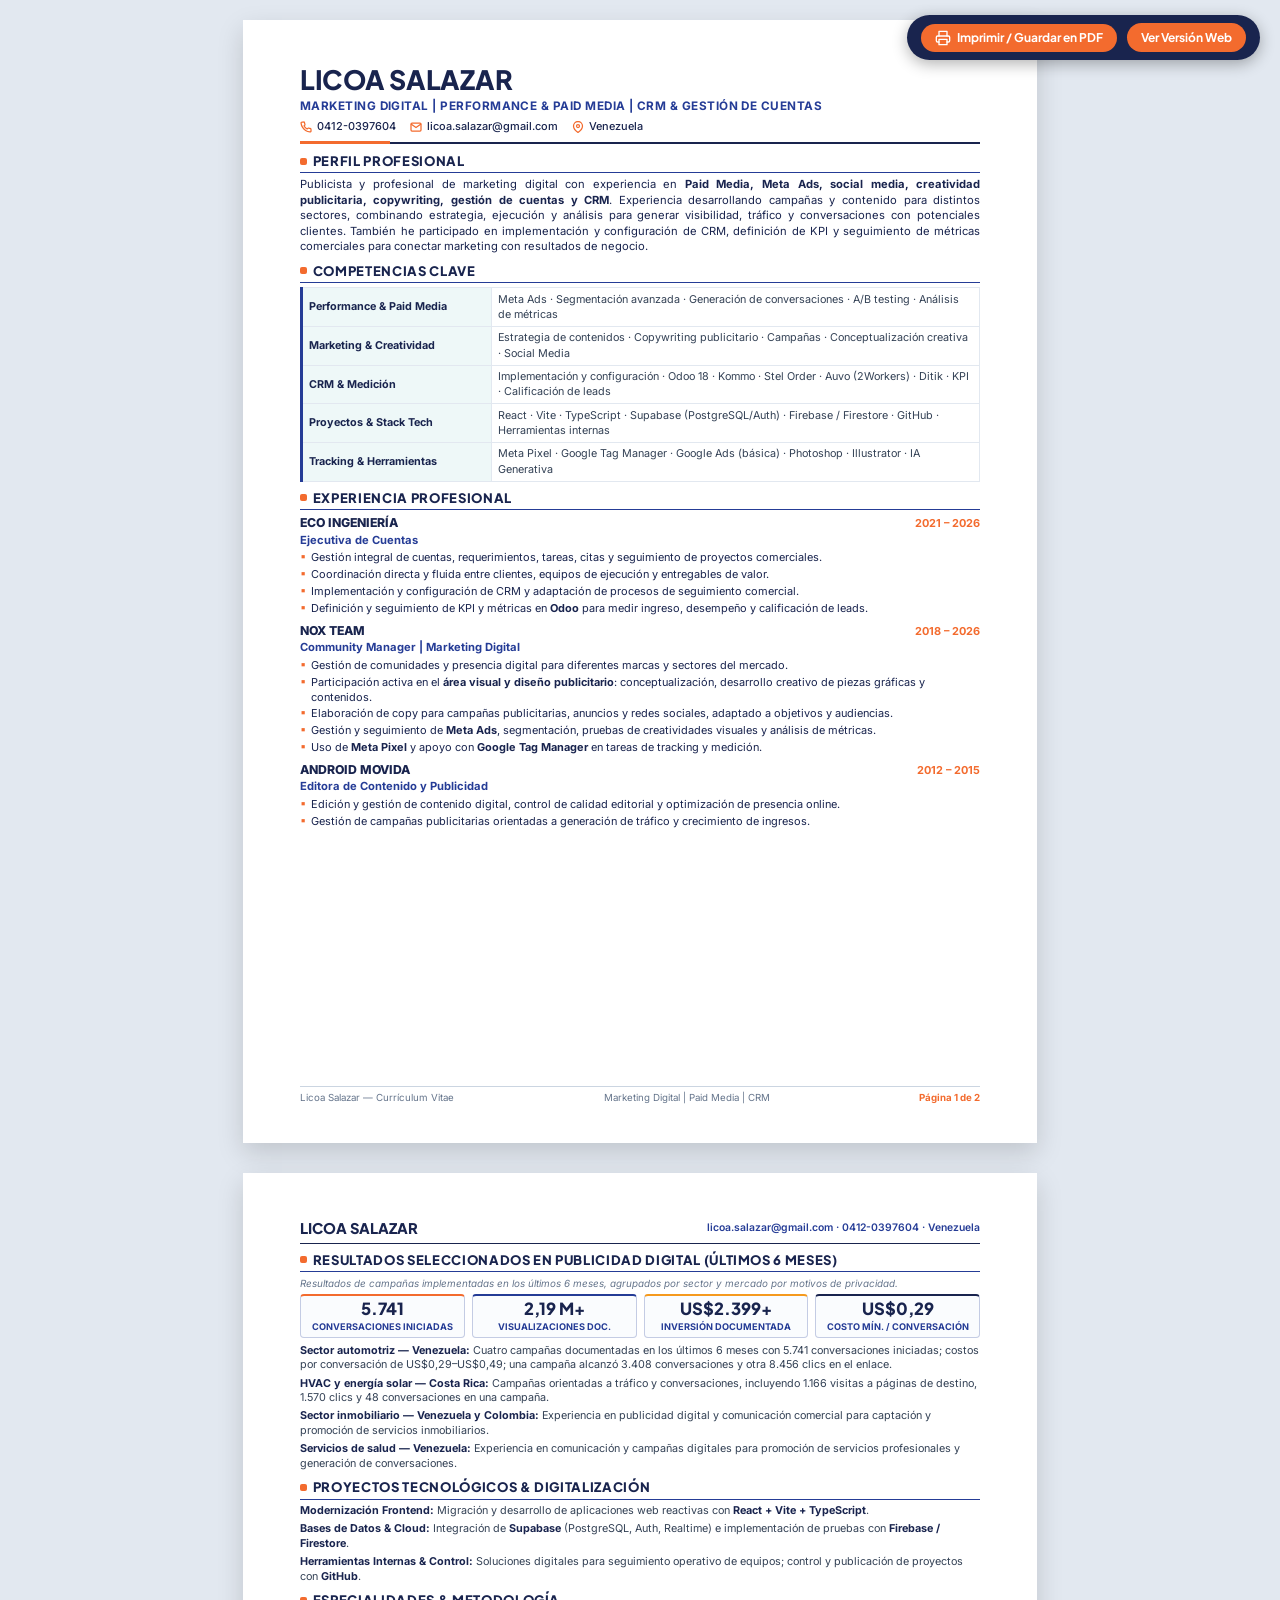
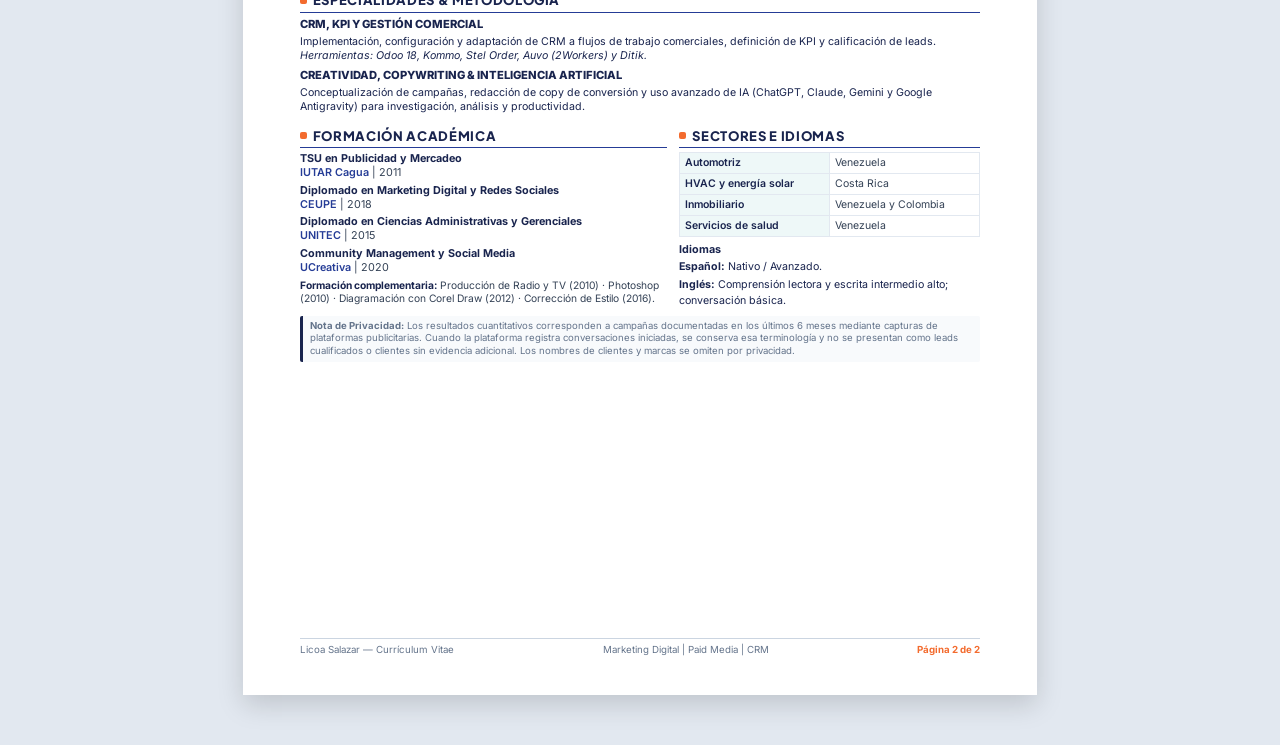
<file: cv-print.html>
<!DOCTYPE html>
<html lang="es">
<head>
  <meta charset="UTF-8">
  <meta name="viewport" content="width=device-width, initial-scale=1.0">
  <title>Licoa Salazar - Currículum Vitae (A4)</title>
  <link rel="stylesheet" href="css/print.css">
</head>
<body>

  <!-- Barra de control en pantalla (oculta al imprimir) -->
  <div class="print-control-bar no-print">
    <button onclick="window.print()">
      <svg width="16" height="16" viewBox="0 0 24 24" fill="none" stroke="currentColor" stroke-width="2" stroke-linecap="round" stroke-linejoin="round">
        <polyline points="6 9 6 2 18 2 18 9"></polyline>
        <path d="M6 18H4a2 2 0 0 1-2-2v-5a2 2 0 0 1 2-2h16a2 2 0 0 1 2 2v5a2 2 0 0 1-2 2h-2"></path>
        <rect x="6" y="14" width="12" height="8"></rect>
      </svg>
      Imprimir / Guardar en PDF
    </button>
    <a href="index.html">Ver Versión Web</a>
  </div>

  <!-- ==================== PÁGINA 1 ==================== -->
  <div class="pdf-page">
    <div class="page-content">
      
      <!-- Encabezado Principal -->
      <header class="header-main">
        <h1 class="candidate-name">Licoa Salazar</h1>
        <div class="candidate-headline">MARKETING DIGITAL | PERFORMANCE & PAID MEDIA | CRM & GESTIÓN DE CUENTAS</div>
        <div class="contact-row">
          <span class="contact-item">
            <svg width="12" height="12" viewBox="0 0 24 24" fill="none" stroke="currentColor" stroke-width="2.5"><path d="M22 16.92v3a2 2 0 0 1-2.18 2 19.79 19.79 0 0 1-8.63-3.07 19.5 19.5 0 0 1-6-6 19.79 19.79 0 0 1-3.07-8.67A2 2 0 0 1 4.11 2h3a2 2 0 0 1 2 1.72 12.84 12.84 0 0 0 .7 2.81 2 2 0 0 1-.45 2.11L8.09 9.91a16 16 0 0 0 6 6l1.27-1.27a2 2 0 0 1 2.11-.45 12.84 12.84 0 0 0 2.81.7A2 2 0 0 1 22 16.92z"/></svg>
            0412-0397604
          </span>
          <span class="contact-item">
            <svg width="12" height="12" viewBox="0 0 24 24" fill="none" stroke="currentColor" stroke-width="2.5"><path d="M4 4h16c1.1 0 2 .9 2 2v12c0 1.1-.9 2-2 2H4c-1.1 0-2-.9-2-2V6c0-1.1.9-2 2-2z"/><polyline points="22,6 12,13 2,6"/></svg>
            licoa.salazar@gmail.com
          </span>
          <span class="contact-item">
            <svg width="12" height="12" viewBox="0 0 24 24" fill="none" stroke="currentColor" stroke-width="2.5"><path d="M21 10c0 7-9 13-9 13s-9-6-9-13a9 9 0 0 1 18 0z"/><circle cx="12" cy="10" r="3"/></svg>
            Venezuela
          </span>
        </div>
        <div class="header-accent-bar"></div>
      </header>

      <!-- Perfil Profesional -->
      <section>
        <h2 class="section-title">Perfil Profesional</h2>
        <p class="profile-text">
          Publicista y profesional de marketing digital con experiencia en <strong>Paid Media, Meta Ads, social media, creatividad publicitaria, copywriting, gestión de cuentas y CRM</strong>. Experiencia desarrollando campañas y contenido para distintos sectores, combinando estrategia, ejecución y análisis para generar visibilidad, tráfico y conversaciones con potenciales clientes. También he participado en implementación y configuración de CRM, definición de KPI y seguimiento de métricas comerciales para conectar marketing con resultados de negocio.
        </p>
      </section>

      <!-- Competencias Clave -->
      <section>
        <h2 class="section-title">Competencias Clave</h2>
        <table class="skills-table">
          <tr>
            <td class="skill-label">Performance & Paid Media</td>
            <td class="skill-desc">Meta Ads · Segmentación avanzada · Generación de conversaciones · A/B testing · Análisis de métricas</td>
          </tr>
          <tr>
            <td class="skill-label">Marketing & Creatividad</td>
            <td class="skill-desc">Estrategia de contenidos · Copywriting publicitario · Campañas · Conceptualización creativa · Social Media</td>
          </tr>
          <tr>
            <td class="skill-label">CRM & Medición</td>
            <td class="skill-desc">Implementación y configuración · Odoo 18 · Kommo · Stel Order · Auvo (2Workers) · Ditik · KPI · Calificación de leads</td>
          </tr>
          <tr>
            <td class="skill-label">Proyectos & Stack Tech</td>
            <td class="skill-desc">React · Vite · TypeScript · Supabase (PostgreSQL/Auth) · Firebase / Firestore · GitHub · Herramientas internas</td>
          </tr>
          <tr>
            <td class="skill-label">Tracking & Herramientas</td>
            <td class="skill-desc">Meta Pixel · Google Tag Manager · Google Ads (básica) · Photoshop · Illustrator · IA Generativa</td>
          </tr>
        </table>
      </section>

      <!-- Experiencia Profesional -->
      <section>
        <h2 class="section-title">Experiencia Profesional</h2>
        
        <!-- Puesto 1 -->
        <div class="exp-block">
          <div class="exp-header">
            <span class="exp-company">ECO INGENIERÍA</span>
            <span class="exp-period">2021 – 2026</span>
          </div>
          <div class="exp-role">Ejecutiva de Cuentas</div>
          <ul class="exp-list">
            <li>Gestión integral de cuentas, requerimientos, tareas, citas y seguimiento de proyectos comerciales.</li>
            <li>Coordinación directa y fluida entre clientes, equipos de ejecución y entregables de valor.</li>
            <li>Implementación y configuración de CRM y adaptación de procesos de seguimiento comercial.</li>
            <li>Definición y seguimiento de KPI y métricas en <strong>Odoo</strong> para medir ingreso, desempeño y calificación de leads.</li>
          </ul>
        </div>

        <!-- Puesto 2 -->
        <div class="exp-block">
          <div class="exp-header">
            <span class="exp-company">NOX TEAM</span>
            <span class="exp-period">2018 – 2026</span>
          </div>
          <div class="exp-role">Community Manager | Marketing Digital</div>
          <ul class="exp-list">
            <li>Gestión de comunidades y presencia digital para diferentes marcas y sectores del mercado.</li>
            <li>Participación activa en el <strong>área visual y diseño publicitario</strong>: conceptualización, desarrollo creativo de piezas gráficas y contenidos.</li>
            <li>Elaboración de copy para campañas publicitarias, anuncios y redes sociales, adaptado a objetivos y audiencias.</li>
            <li>Gestión y seguimiento de <strong>Meta Ads</strong>, segmentación, pruebas de creatividades visuales y análisis de métricas.</li>
            <li>Uso de <strong>Meta Pixel</strong> y apoyo con <strong>Google Tag Manager</strong> en tareas de tracking y medición.</li>
          </ul>
        </div>

        <!-- Puesto 3 -->
        <div class="exp-block">
          <div class="exp-header">
            <span class="exp-company">ANDROID MOVIDA</span>
            <span class="exp-period">2012 – 2015</span>
          </div>
          <div class="exp-role">Editora de Contenido y Publicidad</div>
          <ul class="exp-list">
            <li>Edición y gestión de contenido digital, control de calidad editorial y optimización de presencia online.</li>
            <li>Gestión de campañas publicitarias orientadas a generación de tráfico y crecimiento de ingresos.</li>
          </ul>
        </div>

      </section>
    </div>

    <!-- Pie de Página 1 -->
    <footer class="page-footer">
      <span>Licoa Salazar — Currículum Vitae</span>
      <span>Marketing Digital | Paid Media | CRM</span>
      <span class="accent">Página 1 de 2</span>
    </footer>
  </div>

  <!-- ==================== PÁGINA 2 ==================== -->
  <div class="pdf-page">
    <div class="page-content">
      
      <!-- Mini Encabezado -->
      <div class="header-mini">
        <span class="mini-name">Licoa Salazar</span>
        <span class="mini-contact">licoa.salazar@gmail.com · 0412-0397604 · Venezuela</span>
      </div>

      <!-- Resultados Seleccionados en Publicidad Digital -->
      <section>
        <h2 class="section-title">Resultados Seleccionados en Publicidad Digital (Últimos 6 Meses)</h2>
        <div class="disclaimer-small">Resultados de campañas implementadas en los últimos 6 meses, agrupados por sector y mercado por motivos de privacidad.</div>
        
        <!-- KPI Cards Grid -->
        <div class="kpi-row">
          <div class="kpi-card">
            <div class="kpi-number">5.741</div>
            <div class="kpi-text">Conversaciones Iniciadas</div>
          </div>
          <div class="kpi-card">
            <div class="kpi-number">2,19 M+</div>
            <div class="kpi-text">Visualizaciones Doc.</div>
          </div>
          <div class="kpi-card">
            <div class="kpi-number">US$2.399+</div>
            <div class="kpi-text">Inversión Documentada</div>
          </div>
          <div class="kpi-card">
            <div class="kpi-number">US$0,29</div>
            <div class="kpi-text">Costo Mín. / Conversación</div>
          </div>
        </div>

        <!-- Desglose por Sectores -->
        <div class="campaign-item">
          <strong>Sector automotriz — Venezuela:</strong> Cuatro campañas documentadas en los últimos 6 meses con 5.741 conversaciones iniciadas; costos por conversación de US$0,29–US$0,49; una campaña alcanzó 3.408 conversaciones y otra 8.456 clics en el enlace.
        </div>
        <div class="campaign-item">
          <strong>HVAC y energía solar — Costa Rica:</strong> Campañas orientadas a tráfico y conversaciones, incluyendo 1.166 visitas a páginas de destino, 1.570 clics y 48 conversaciones en una campaña.
        </div>
        <div class="campaign-item">
          <strong>Sector inmobiliario — Venezuela y Colombia:</strong> Experiencia en publicidad digital y comunicación comercial para captación y promoción de servicios inmobiliarios.
        </div>
        <div class="campaign-item">
          <strong>Servicios de salud — Venezuela:</strong> Experiencia en comunicación y campañas digitales para promoción de servicios profesionales y generación de conversaciones.
        </div>
      </section>

      <!-- Proyectos Tecnológicos & Digitalización -->
      <section>
        <h2 class="section-title">Proyectos Tecnológicos & Digitalización</h2>
        <div class="campaign-item">
          <strong>Modernización Frontend:</strong> Migración y desarrollo de aplicaciones web reactivas con <strong>React + Vite + TypeScript</strong>.
        </div>
        <div class="campaign-item">
          <strong>Bases de Datos & Cloud:</strong> Integración de <strong>Supabase</strong> (PostgreSQL, Auth, Realtime) e implementación de pruebas con <strong>Firebase / Firestore</strong>.
        </div>
        <div class="campaign-item">
          <strong>Herramientas Internas & Control:</strong> Soluciones digitales para seguimiento operativo de equipos; control y publicación de proyectos con <strong>GitHub</strong>.
        </div>
      </section>

      <!-- Bloques de Especialidad y Enfoque -->
      <section>
        <h2 class="section-title">Especialidades & Metodología</h2>
        
        <div class="sub-block">
          <div class="sub-block-title">CRM, KPI y Gestión Comercial</div>
          <div class="sub-block-content">
            Implementación, configuración y adaptación de CRM a flujos de trabajo comerciales, definición de KPI y calificación de leads. <em>Herramientas: Odoo 18, Kommo, Stel Order, Auvo (2Workers) y Ditik.</em>
          </div>
        </div>

        <div class="sub-block">
          <div class="sub-block-title">Creatividad, Copywriting & Inteligencia Artificial</div>
          <div class="sub-block-content">
            Conceptualización de campañas, redacción de copy de conversión y uso avanzado de IA (ChatGPT, Claude, Gemini y Google Antigravity) para investigación, análisis y productividad.
          </div>
        </div>
      </section>

      <!-- Grid 2 Columnas: Formación y Mercados/Idiomas -->
      <div class="grid-2col">
        <!-- Columna 1: Formación Académica -->
        <section>
          <h2 class="section-title">Formación Académica</h2>
          <div class="edu-row">
            <strong>TSU en Publicidad y Mercadeo</strong><br>
            <span>IUTAR Cagua</span> | 2011
          </div>
          <div class="edu-row">
            <strong>Diplomado en Marketing Digital y Redes Sociales</strong><br>
            <span>CEUPE</span> | 2018
          </div>
          <div class="edu-row">
            <strong>Diplomado en Ciencias Administrativas y Gerenciales</strong><br>
            <span>UNITEC</span> | 2015
          </div>
          <div class="edu-row">
            <strong>Community Management y Social Media</strong><br>
            <span>UCreativa</span> | 2020
          </div>
          
          <div style="margin-top: 4px; font-size: 7.7pt; color: var(--text-body); line-height: 1.3;">
            <strong style="color: var(--c-navy);">Formación complementaria:</strong> Producción de Radio y TV (2010) · Photoshop (2010) · Diagramación con Corel Draw (2012) · Corrección de Estilo (2016).
          </div>
        </section>

        <!-- Columna 2: Sectores e Idiomas -->
        <section>
          <h2 class="section-title">Sectores e Idiomas</h2>
          
          <table class="market-table">
            <tr><td>Automotriz</td><td>Venezuela</td></tr>
            <tr><td>HVAC y energía solar</td><td>Costa Rica</td></tr>
            <tr><td>Inmobiliario</td><td>Venezuela y Colombia</td></tr>
            <tr><td>Servicios de salud</td><td>Venezuela</td></tr>
          </table>

          <div style="margin-top: 5px;">
            <div style="font-weight: 700; color: var(--c-navy); font-size: 8.1pt; margin-bottom: 2px;">Idiomas</div>
            <div class="lang-row">
              <strong>Español:</strong> Nativo / Avanzado.
            </div>
            <div class="lang-row">
              <strong>Inglés:</strong> Comprensión lectora y escrita intermedio alto; conversación básica.
            </div>
          </div>
        </section>
      </div>

      <!-- Nota de Privacidad -->
      <div class="privacy-box">
        <strong>Nota de Privacidad:</strong> Los resultados cuantitativos corresponden a campañas documentadas en los últimos 6 meses mediante capturas de plataformas publicitarias. Cuando la plataforma registra conversaciones iniciadas, se conserva esa terminología y no se presentan como leads cualificados o clientes sin evidencia adicional. Los nombres de clientes y marcas se omiten por privacidad.
      </div>

    </div>

    <!-- Pie de Página 2 -->
    <footer class="page-footer">
      <span>Licoa Salazar — Currículum Vitae</span>
      <span>Marketing Digital | Paid Media | CRM</span>
      <span class="accent">Página 2 de 2</span>
    </footer>
  </div>

</body>
</html>
</file>
<file: css/style.css>
/* ==========================================================================
   CURRÍCULUM VITAE - LICOSA SALAZAR (WEB STYLES)
   Paleta de Colores:
   - Oiler Navy:     #19244E
   - Brilliant Blue: #253C96
   - Sunset Orange:  #F36B2E
   - Mango:          #F59A1E
   - Ocean Water:    #C4E7E5
   ========================================================================== */

:root {
  /* Paleta Oficial */
  --c-navy: #19244e;
  --c-navy-rgb: 25, 36, 78;
  --c-blue: #253c96;
  --c-blue-rgb: 37, 60, 150;
  --c-orange: #f36b2e;
  --c-orange-rgb: 243, 107, 46;
  --c-mango: #f59a1e;
  --c-mango-rgb: 245, 154, 30;
  --c-ocean: #c4e7e5;
  --c-ocean-rgb: 196, 231, 229;

  /* Gradientes */
  --grad-warm: linear-gradient(135deg, #f36b2e 0%, #f59a1e 100%);
  --grad-cool: linear-gradient(135deg, #253c96 0%, #19244e 100%);
  --grad-accent: linear-gradient(135deg, #253c96 0%, #f36b2e 100%);
  --grad-soft: linear-gradient(180deg, rgba(196, 231, 229, 0.25) 0%, rgba(255, 255, 255, 0) 100%);

  /* Modo Claro por Defecto */
  --bg-body: #f8fafc;
  --bg-surface: #ffffff;
  --bg-surface-elevated: #ffffff;
  --bg-glass: rgba(255, 255, 255, 0.85);
  --bg-subtle: #f1f5f9;
  --text-main: #19244e;
  --text-secondary: #475569;
  --text-muted: #64748b;
  --border-light: rgba(37, 60, 150, 0.12);
  --border-focus: rgba(243, 107, 46, 0.4);
  --shadow-sm: 0 2px 8px rgba(25, 36, 78, 0.06);
  --shadow-md: 0 8px 24px rgba(25, 36, 78, 0.08);
  --shadow-lg: 0 16px 40px rgba(25, 36, 78, 0.12);
  --shadow-glow: 0 0 25px rgba(243, 107, 46, 0.25);

  --radius-sm: 8px;
  --radius-md: 14px;
  --radius-lg: 20px;
  --radius-full: 9999px;

  --transition-fast: 0.2s cubic-bezier(0.16, 1, 0.3, 1);
  --transition-normal: 0.3s cubic-bezier(0.16, 1, 0.3, 1);
}

/* Modo Oscuro Ejecutivo */
[data-theme="dark"] {
  --bg-body: #0b1120;
  --bg-surface: #131c38;
  --bg-surface-elevated: #19244e;
  --bg-glass: rgba(19, 28, 56, 0.88);
  --bg-subtle: #162244;
  --text-main: #f8fafc;
  --text-secondary: #cbd5e1;
  --text-muted: #94a3b8;
  --border-light: rgba(196, 231, 229, 0.15);
  --border-focus: rgba(245, 154, 30, 0.5);
  --shadow-sm: 0 2px 10px rgba(0, 0, 0, 0.3);
  --shadow-md: 0 10px 30px rgba(0, 0, 0, 0.4);
  --shadow-lg: 0 20px 50px rgba(0, 0, 0, 0.6);
  --shadow-glow: 0 0 30px rgba(243, 107, 46, 0.35);
}

/* Reset y Base */
*, *::before, *::after {
  box-sizing: border-box;
  margin: 0;
  padding: 0;
}

html {
  scroll-behavior: smooth;
  font-family: 'Plus Jakarta Sans', 'Inter', system-ui, -apple-system, sans-serif;
  color: var(--text-main);
  background-color: var(--bg-body);
  transition: background-color var(--transition-normal), color var(--transition-normal);
}

body {
  line-height: 1.6;
  -webkit-font-smoothing: antialiased;
  position: relative;
  min-height: 100vh;
  overflow-x: hidden;
}

/* Fondo decorativo geométrico con textura y colores de la paleta */
.bg-ambient {
  position: fixed;
  top: 0;
  left: 0;
  width: 100vw;
  height: 100vh;
  pointer-events: none;
  z-index: -1;
  overflow: hidden;
}

/* Textura sutil micro-patrón que da profundidad al fondo */
.bg-texture {
  position: fixed;
  top: 0;
  left: 0;
  width: 100vw;
  height: 100vh;
  pointer-events: none;
  z-index: -1;
  background-image: 
    radial-gradient(rgba(37, 60, 150, 0.12) 1.2px, transparent 1.2px),
    radial-gradient(rgba(243, 107, 46, 0.06) 1.2px, transparent 1.2px);
  background-size: 26px 26px, 52px 52px;
  background-position: 0 0, 13px 13px;
  opacity: 0.9;
}

[data-theme="dark"] .bg-texture {
  background-image: 
    radial-gradient(rgba(196, 231, 229, 0.14) 1.2px, transparent 1.2px),
    radial-gradient(rgba(245, 154, 30, 0.08) 1.2px, transparent 1.2px);
  opacity: 0.8;
}

/* Elementos gráficos flotantes dinámicos (Doodle art de marca) */
.bg-doodles {
  position: fixed;
  top: 0;
  left: 0;
  width: 100vw;
  height: 100vh;
  pointer-events: none;
  z-index: -1;
  overflow: hidden;
}

.floating-shape {
  position: absolute;
  pointer-events: none;
  animation: floatMotion 22s infinite ease-in-out alternate;
  opacity: 0.22;
  transition: opacity var(--transition-normal);
}

[data-theme="dark"] .floating-shape {
  opacity: 0.32;
}

.shape-star-1 {
  top: 14%;
  left: 5%;
  color: var(--c-orange);
  animation-duration: 18s;
}

.shape-star-2 {
  top: 68%;
  right: 5%;
  color: var(--c-mango);
  animation-duration: 24s;
  animation-delay: -6s;
}

.shape-wave-1 {
  top: 38%;
  right: 8%;
  color: var(--c-blue);
  animation-duration: 26s;
  animation-delay: -10s;
}

.shape-sparkle-1 {
  top: 80%;
  left: 8%;
  color: var(--c-ocean);
  animation-duration: 19s;
  animation-delay: -4s;
}

.shape-ring-1 {
  top: 25%;
  right: 25%;
  color: var(--c-orange);
  animation-duration: 21s;
  animation-delay: -8s;
}

@keyframes floatMotion {
  0% { transform: translateY(0px) rotate(0deg) scale(1); }
  50% { transform: translateY(-24px) rotate(18deg) scale(1.1); }
  100% { transform: translateY(18px) rotate(-12deg) scale(0.94); }
}

.blob-1 {
  position: absolute;
  top: -10%;
  right: -5%;
  width: 550px;
  height: 550px;
  background: radial-gradient(circle, rgba(243, 107, 46, 0.16) 0%, rgba(245, 154, 30, 0.06) 50%, transparent 70%);
  border-radius: 50%;
  filter: blur(80px);
  animation: blobPulse 14s infinite alternate ease-in-out;
}

@keyframes blobPulse {
  0% { transform: scale(1) translate(0, 0); }
  100% { transform: scale(1.15) translate(-20px, 30px); }
}

.blob-2 {
  position: absolute;
  top: 40%;
  left: -10%;
  width: 600px;
  height: 600px;
  background: radial-gradient(circle, rgba(37, 60, 150, 0.18) 0%, rgba(196, 231, 229, 0.1) 50%, transparent 70%);
  border-radius: 50%;
  filter: blur(90px);
}

.blob-3 {
  position: absolute;
  bottom: -5%;
  right: 15%;
  width: 500px;
  height: 500px;
  background: radial-gradient(circle, rgba(196, 231, 229, 0.2) 0%, rgba(37, 60, 150, 0.08) 60%, transparent 70%);
  border-radius: 50%;
  filter: blur(85px);
}

/* Contenedor Principal */
.container {
  width: 100%;
  max-width: 1160px;
  margin: 0 auto;
  padding: 0 1.5rem;
}

/* Barra de Navegación */
.navbar {
  position: sticky;
  top: 0;
  z-index: 100;
  backdrop-filter: blur(14px);
  -webkit-backdrop-filter: blur(14px);
  background: var(--bg-glass);
  border-bottom: 1px solid var(--border-light);
  transition: all var(--transition-normal);
}

.navbar .container {
  display: flex;
  align-items: center;
  justify-content: space-between;
  padding-top: 1rem;
  padding-bottom: 1rem;
}

.brand-badge {
  display: flex;
  align-items: center;
  gap: 0.75rem;
  text-decoration: none;
  color: var(--text-main);
  font-weight: 700;
  font-size: 1.15rem;
}

.brand-logo {
  width: 38px;
  height: 38px;
  background: var(--grad-warm);
  color: #ffffff;
  border-radius: 10px;
  display: flex;
  align-items: center;
  justify-content: center;
  font-weight: 800;
  font-size: 1.1rem;
  box-shadow: 0 4px 12px rgba(243, 107, 46, 0.3);
}

.nav-links {
  display: flex;
  align-items: center;
  gap: 1.75rem;
  list-style: none;
}

.nav-link {
  color: var(--text-secondary);
  text-decoration: none;
  font-size: 0.92rem;
  font-weight: 600;
  transition: color var(--transition-fast);
}

.nav-link:hover {
  color: var(--c-orange);
}

.nav-actions {
  display: flex;
  align-items: center;
  gap: 0.75rem;
}

/* Botones */
.btn {
  display: inline-flex;
  align-items: center;
  justify-content: center;
  gap: 0.5rem;
  padding: 0.65rem 1.25rem;
  border-radius: var(--radius-full);
  font-size: 0.9rem;
  font-weight: 600;
  text-decoration: none;
  cursor: pointer;
  border: none;
  transition: all var(--transition-fast);
}

.btn-primary {
  background: var(--grad-warm);
  color: #ffffff;
  box-shadow: 0 4px 14px rgba(243, 107, 46, 0.3);
}

.btn-primary:hover {
  transform: translateY(-2px);
  box-shadow: 0 6px 20px rgba(243, 107, 46, 0.45);
}

.btn-secondary {
  background: var(--bg-surface);
  color: var(--text-main);
  border: 1px solid var(--border-light);
}

.btn-secondary:hover {
  background: var(--bg-subtle);
  border-color: var(--c-blue);
  color: var(--c-blue);
  transform: translateY(-2px);
}

.btn-icon-only {
  width: 40px;
  height: 40px;
  padding: 0;
  border-radius: 50%;
  background: var(--bg-surface);
  border: 1px solid var(--border-light);
  color: var(--text-main);
  display: flex;
  align-items: center;
  justify-content: center;
  cursor: pointer;
  transition: all var(--transition-fast);
}

.btn-icon-only:hover {
  border-color: var(--c-orange);
  color: var(--c-orange);
  transform: rotate(15deg);
}

/* SECCIÓN HERO */
.hero {
  padding: 4.5rem 0 3rem;
  position: relative;
}

.hero-grid {
  display: grid;
  grid-template-columns: 1fr auto;
  gap: 2.5rem;
  align-items: center;
}

.badge-tag {
  display: inline-flex;
  align-items: center;
  gap: 0.5rem;
  padding: 0.35rem 0.9rem;
  background: rgba(196, 231, 229, 0.35);
  border: 1px solid rgba(37, 60, 150, 0.2);
  border-radius: var(--radius-full);
  font-size: 0.82rem;
  font-weight: 700;
  color: var(--c-blue);
  margin-bottom: 1.25rem;
  letter-spacing: 0.03em;
  text-transform: uppercase;
}

[data-theme="dark"] .badge-tag {
  background: rgba(196, 231, 229, 0.12);
  color: var(--c-ocean);
  border-color: rgba(196, 231, 229, 0.25);
}

.badge-dot {
  width: 8px;
  height: 8px;
  background: var(--c-orange);
  border-radius: 50%;
  box-shadow: 0 0 8px var(--c-orange);
  animation: pulseDot 2s infinite;
}

@keyframes pulseDot {
  0% { transform: scale(0.95); box-shadow: 0 0 0 0 rgba(243, 107, 46, 0.7); }
  70% { transform: scale(1.1); box-shadow: 0 0 0 7px rgba(243, 107, 46, 0); }
  100% { transform: scale(0.95); box-shadow: 0 0 0 0 rgba(243, 107, 46, 0); }
}

.hero-title {
  font-size: 3.25rem;
  font-weight: 800;
  line-height: 1.1;
  margin-bottom: 0.75rem;
  letter-spacing: -0.02em;
}

.hero-subtitle {
  font-size: 1.25rem;
  font-weight: 700;
  color: var(--c-blue);
  margin-bottom: 1.25rem;
  display: flex;
  align-items: center;
  flex-wrap: wrap;
  gap: 0.5rem;
}

[data-theme="dark"] .hero-subtitle {
  color: var(--c-ocean);
}

.hero-subtitle span {
  display: inline-flex;
  align-items: center;
}

.hero-subtitle span:not(:last-child)::after {
  content: "•";
  margin-left: 0.5rem;
  color: var(--c-orange);
}

.hero-bio {
  font-size: 1.05rem;
  color: var(--text-secondary);
  max-width: 680px;
  margin-bottom: 2rem;
  line-height: 1.7;
}

.hero-bio strong {
  color: var(--text-main);
}

.contact-bar {
  display: flex;
  flex-wrap: wrap;
  gap: 0.85rem;
  margin-bottom: 2rem;
}

.contact-pill {
  display: inline-flex;
  align-items: center;
  gap: 0.5rem;
  padding: 0.45rem 0.95rem;
  background: var(--bg-surface);
  border: 1px solid var(--border-light);
  border-radius: var(--radius-full);
  font-size: 0.87rem;
  color: var(--text-secondary);
  text-decoration: none;
  font-weight: 500;
  transition: all var(--transition-fast);
}

.contact-pill:hover {
  border-color: var(--c-orange);
  color: var(--c-orange);
  transform: translateY(-2px);
  background: var(--bg-subtle);
}

.contact-pill svg {
  color: var(--c-blue);
}

[data-theme="dark"] .contact-pill svg {
  color: var(--c-ocean);
}

.hero-buttons {
  display: flex;
  flex-wrap: wrap;
  gap: 1rem;
  align-items: center;
}

/* Avatar / Marco de Foto Profesional */
.hero-visual {
  position: relative;
  display: flex;
  justify-content: center;
  align-items: center;
}

.avatar-card {
  width: 270px;
  height: 330px;
  border-radius: 32px;
  background: linear-gradient(145deg, rgba(37, 60, 150, 0.12) 0%, rgba(243, 107, 46, 0.1) 50%, rgba(196, 231, 229, 0.22) 100%);
  border: 3px solid rgba(255, 255, 255, 0.7);
  box-shadow: 0 20px 45px rgba(25, 36, 78, 0.14), 0 0 30px rgba(243, 107, 46, 0.12);
  position: relative;
  overflow: hidden;
  display: flex;
  align-items: flex-end;
  justify-content: center;
  backdrop-filter: blur(8px);
  -webkit-backdrop-filter: blur(8px);
  transition: transform var(--transition-normal), box-shadow var(--transition-normal);
}

[data-theme="dark"] .avatar-card {
  background: linear-gradient(145deg, rgba(25, 36, 78, 0.95) 0%, rgba(37, 60, 150, 0.35) 50%, rgba(243, 107, 46, 0.15) 100%);
  border-color: rgba(196, 231, 229, 0.25);
  box-shadow: 0 25px 50px rgba(0, 0, 0, 0.5), 0 0 35px rgba(243, 107, 46, 0.25);
}

.avatar-card:hover {
  transform: translateY(-5px);
  box-shadow: 0 25px 50px rgba(25, 36, 78, 0.2), 0 0 35px rgba(243, 107, 46, 0.25);
}

.avatar-bg-glow {
  position: absolute;
  top: 10%;
  left: 10%;
  right: 10%;
  bottom: 10%;
  background: radial-gradient(circle, rgba(245, 154, 30, 0.3) 0%, rgba(37, 60, 150, 0.18) 60%, transparent 80%);
  border-radius: 50%;
  filter: blur(28px);
  pointer-events: none;
}

.avatar-img {
  width: 100%;
  height: 100%;
  object-fit: cover;
  object-position: center 15%;
  position: relative;
  z-index: 2;
  transition: transform 0.4s cubic-bezier(0.16, 1, 0.3, 1);
  filter: drop-shadow(0 10px 18px rgba(0, 0, 0, 0.16));
}

.avatar-card:hover .avatar-img {
  transform: scale(1.04);
}

.floating-pill {
  position: absolute;
  bottom: -12px;
  left: 50%;
  transform: translateX(-50%);
  background: var(--bg-surface);
  color: var(--text-main);
  padding: 0.5rem 1.1rem;
  border-radius: var(--radius-full);
  font-size: 0.82rem;
  font-weight: 700;
  display: flex;
  align-items: center;
  gap: 0.5rem;
  white-space: nowrap;
  box-shadow: var(--shadow-md);
  border: 1px solid var(--border-light);
  z-index: 10;
  transition: transform var(--transition-fast);
}

.floating-pill:hover {
  transform: translateX(-50%) translateY(-2px);
  border-color: var(--c-orange);
}

.floating-pill-tech {
  position: absolute;
  top: 12px;
  right: -12px;
  background: var(--bg-surface);
  color: var(--c-blue);
  padding: 0.4rem 0.85rem;
  border-radius: var(--radius-full);
  font-size: 0.76rem;
  font-weight: 700;
  display: flex;
  align-items: center;
  gap: 0.4rem;
  white-space: nowrap;
  box-shadow: var(--shadow-md);
  border: 1px solid var(--border-light);
  z-index: 10;
  animation: floatMini 4s ease-in-out infinite alternate;
}

[data-theme="dark"] .floating-pill-tech {
  color: var(--c-ocean);
}

@keyframes floatMini {
  0% { transform: translateY(0); }
  100% { transform: translateY(-6px); }
}

/* SECCIÓN MÉTRICAS Y RESULTADOS (WOW EFFECT) */
.metrics-section {
  padding: 2.5rem 0 3.5rem;
}

.metrics-header {
  text-align: center;
  max-width: 650px;
  margin: 0 auto 2.5rem;
}

.section-label {
  font-size: 0.8rem;
  font-weight: 800;
  color: var(--c-orange);
  text-transform: uppercase;
  letter-spacing: 0.1em;
  margin-bottom: 0.5rem;
}

.section-title {
  font-size: 2.25rem;
  font-weight: 800;
  color: var(--text-main);
  letter-spacing: -0.02em;
  margin-bottom: 0.75rem;
}

.section-desc {
  font-size: 0.98rem;
  color: var(--text-secondary);
}

.metrics-grid {
  display: grid;
  grid-template-columns: repeat(4, 1fr);
  gap: 1.25rem;
  margin-bottom: 2rem;
}

.metric-card {
  background: var(--bg-surface);
  border: 1px solid var(--border-light);
  border-radius: var(--radius-lg);
  padding: 1.75rem 1.25rem;
  text-align: center;
  position: relative;
  overflow: hidden;
  box-shadow: var(--shadow-sm);
  transition: all var(--transition-normal);
}

.metric-card::before {
  content: '';
  position: absolute;
  top: 0;
  left: 0;
  right: 0;
  height: 4px;
  background: var(--grad-warm);
}

.metric-card:hover {
  transform: translateY(-5px);
  box-shadow: var(--shadow-md);
  border-color: rgba(243, 107, 46, 0.4);
}

.metric-value {
  font-size: 2.5rem;
  font-weight: 800;
  line-height: 1.1;
  margin-bottom: 0.4rem;
  color: var(--c-navy);
}

[data-theme="dark"] .metric-value {
  color: #ffffff;
}

.metric-value.highlight {
  background: var(--grad-warm);
  -webkit-background-clip: text;
  -webkit-text-fill-color: transparent;
}

.metric-label {
  font-size: 0.88rem;
  color: var(--text-secondary);
  font-weight: 600;
  text-transform: uppercase;
  letter-spacing: 0.04em;
}

.metric-sub {
  font-size: 0.78rem;
  color: var(--text-muted);
  margin-top: 0.35rem;
}

/* CASOS DE CAMPAÑAS POR SECTOR */
.campaigns-grid {
  display: grid;
  grid-template-columns: repeat(2, 1fr);
  gap: 1.25rem;
}

.campaign-card {
  background: var(--bg-surface);
  border: 1px solid var(--border-light);
  border-radius: var(--radius-md);
  padding: 1.5rem;
  box-shadow: var(--shadow-sm);
  transition: all var(--transition-fast);
}

.campaign-card:hover {
  border-color: var(--c-blue);
  box-shadow: var(--shadow-md);
}

.campaign-top {
  display: flex;
  align-items: center;
  justify-content: space-between;
  margin-bottom: 0.75rem;
}

.campaign-badge {
  font-size: 0.75rem;
  font-weight: 700;
  padding: 0.25rem 0.65rem;
  border-radius: var(--radius-full);
  background: rgba(37, 60, 150, 0.08);
  color: var(--c-blue);
}

[data-theme="dark"] .campaign-badge {
  background: rgba(196, 231, 229, 0.15);
  color: var(--c-ocean);
}

.campaign-country {
  font-size: 0.78rem;
  font-weight: 600;
  color: var(--c-orange);
}

.campaign-title {
  font-size: 1.15rem;
  font-weight: 700;
  margin-bottom: 0.5rem;
  color: var(--text-main);
}

.campaign-card p {
  font-size: 0.92rem;
  color: var(--text-secondary);
  line-height: 1.55;
}

/* SECCIÓN EXPERIENCIA PROFESIONAL */
.experience-section {
  padding: 3.5rem 0;
}

.timeline {
  position: relative;
  max-width: 900px;
  margin: 0 auto;
}

.timeline::before {
  content: '';
  position: absolute;
  left: 20px;
  top: 15px;
  bottom: 15px;
  width: 2px;
  background: linear-gradient(180deg, var(--c-orange) 0%, var(--c-blue) 50%, var(--c-ocean) 100%);
}

.timeline-item {
  position: relative;
  padding-left: 55px;
  margin-bottom: 2.25rem;
}

.timeline-item:last-child {
  margin-bottom: 0;
}

.timeline-node {
  position: absolute;
  left: 11px;
  top: 5px;
  width: 20px;
  height: 20px;
  border-radius: 50%;
  background: var(--bg-surface);
  border: 4px solid var(--c-orange);
  box-shadow: 0 0 0 4px rgba(243, 107, 46, 0.2);
  transition: all var(--transition-fast);
}

.timeline-item:nth-child(2) .timeline-node {
  border-color: var(--c-blue);
  box-shadow: 0 0 0 4px rgba(37, 60, 150, 0.2);
}

.timeline-item:nth-child(3) .timeline-node {
  border-color: var(--c-ocean);
  box-shadow: 0 0 0 4px rgba(196, 231, 229, 0.4);
}

.timeline-item:hover .timeline-node {
  transform: scale(1.2);
}

.timeline-card {
  background: var(--bg-surface);
  border: 1px solid var(--border-light);
  border-radius: var(--radius-lg);
  padding: 1.75rem;
  box-shadow: var(--shadow-sm);
  transition: all var(--transition-fast);
}

.timeline-card:hover {
  box-shadow: var(--shadow-md);
  border-color: var(--border-focus);
}

.timeline-meta {
  display: flex;
  align-items: center;
  justify-content: space-between;
  flex-wrap: wrap;
  gap: 0.5rem;
  margin-bottom: 0.5rem;
}

.timeline-company {
  font-size: 1.25rem;
  font-weight: 800;
  color: var(--c-blue);
  display: flex;
  align-items: center;
  gap: 0.5rem;
}

[data-theme="dark"] .timeline-company {
  color: var(--c-ocean);
}

.timeline-date {
  font-size: 0.85rem;
  font-weight: 700;
  padding: 0.25rem 0.75rem;
  border-radius: var(--radius-full);
  background: rgba(243, 107, 46, 0.1);
  color: var(--c-orange);
}

.timeline-role {
  font-size: 1rem;
  font-weight: 700;
  color: var(--text-main);
  margin-bottom: 1rem;
}

.timeline-card ul {
  list-style: none;
}

.timeline-card li {
  position: relative;
  padding-left: 1.35rem;
  margin-bottom: 0.65rem;
  font-size: 0.94rem;
  color: var(--text-secondary);
}

.timeline-card li:last-child {
  margin-bottom: 0;
}

.timeline-card li::before {
  content: '→';
  position: absolute;
  left: 0;
  top: 0;
  color: var(--c-orange);
  font-weight: 700;
}

/* SECCIÓN COMPETENCIAS Y HABILIDADES */
.skills-section {
  padding: 3.5rem 0;
  background: var(--bg-subtle);
  border-top: 1px solid var(--border-light);
  border-bottom: 1px solid var(--border-light);
}

.skills-grid {
  display: grid;
  grid-template-columns: repeat(2, 1fr);
  gap: 1.5rem;
}

.skill-category-card {
  background: var(--bg-surface);
  border: 1px solid var(--border-light);
  border-radius: var(--radius-lg);
  padding: 1.75rem;
  box-shadow: var(--shadow-sm);
  transition: all var(--transition-fast);
}

.skill-category-card:hover {
  transform: translateY(-3px);
  box-shadow: var(--shadow-md);
}

.skill-cat-header {
  display: flex;
  align-items: center;
  gap: 0.75rem;
  margin-bottom: 1.25rem;
}

.skill-cat-icon {
  width: 40px;
  height: 40px;
  border-radius: 10px;
  background: rgba(37, 60, 150, 0.1);
  color: var(--c-blue);
  display: flex;
  align-items: center;
  justify-content: center;
}

[data-theme="dark"] .skill-cat-icon {
  background: rgba(196, 231, 229, 0.15);
  color: var(--c-ocean);
}

.skill-cat-title {
  font-size: 1.15rem;
  font-weight: 700;
  color: var(--text-main);
}

.pill-container {
  display: flex;
  flex-wrap: wrap;
  gap: 0.5rem;
}

.skill-pill {
  display: inline-block;
  padding: 0.4rem 0.85rem;
  border-radius: var(--radius-full);
  background: var(--bg-subtle);
  border: 1px solid var(--border-light);
  font-size: 0.84rem;
  font-weight: 600;
  color: var(--text-secondary);
  transition: all var(--transition-fast);
}

.skill-pill:hover {
  border-color: var(--c-orange);
  background: rgba(243, 107, 46, 0.08);
  color: var(--c-orange);
  transform: translateY(-1px);
}

.skill-pill.featured {
  background: rgba(245, 154, 30, 0.12);
  border-color: rgba(245, 154, 30, 0.35);
  color: var(--text-main);
  font-weight: 700;
}

/* SECCIÓN FORMACIÓN Y ESPECIALIDADES */
.twocol-section {
  padding: 3.5rem 0;
}

.twocol-grid {
  display: grid;
  grid-template-columns: 1fr 1fr;
  gap: 2rem;
}

.info-block {
  background: var(--bg-surface);
  border: 1px solid var(--border-light);
  border-radius: var(--radius-lg);
  padding: 1.75rem;
  box-shadow: var(--shadow-sm);
}

.block-title {
  font-size: 1.25rem;
  font-weight: 800;
  margin-bottom: 1.25rem;
  color: var(--c-navy);
  display: flex;
  align-items: center;
  gap: 0.6rem;
  padding-bottom: 0.75rem;
  border-bottom: 2px solid var(--c-ocean);
}

[data-theme="dark"] .block-title {
  color: #ffffff;
}

.edu-item {
  margin-bottom: 1.25rem;
  padding-bottom: 1rem;
  border-bottom: 1px dashed var(--border-light);
}

.edu-item:last-child {
  margin-bottom: 0;
  padding-bottom: 0;
  border-bottom: none;
}

.edu-title {
  font-size: 0.98rem;
  font-weight: 700;
  color: var(--text-main);
}

.edu-inst {
  font-size: 0.85rem;
  color: var(--c-blue);
  font-weight: 600;
}

[data-theme="dark"] .edu-inst {
  color: var(--c-ocean);
}

/* Idiomas */
.lang-item {
  margin-bottom: 1.25rem;
}

.lang-header {
  display: flex;
  justify-content: space-between;
  font-size: 0.92rem;
  font-weight: 700;
  margin-bottom: 0.4rem;
}

.lang-bar {
  height: 8px;
  background: var(--bg-subtle);
  border-radius: var(--radius-full);
  overflow: hidden;
}

.lang-progress {
  height: 100%;
  background: var(--grad-warm);
  border-radius: var(--radius-full);
}

/* Privacy Note Banner */
.privacy-banner {
  margin-top: 3rem;
  padding: 1.25rem 1.5rem;
  background: rgba(37, 60, 150, 0.04);
  border: 1px solid var(--border-light);
  border-left: 4px solid var(--c-blue);
  border-radius: var(--radius-sm);
  font-size: 0.85rem;
  color: var(--text-secondary);
  line-height: 1.6;
}

[data-theme="dark"] .privacy-banner {
  background: rgba(37, 60, 150, 0.15);
}

/* FOOTER */
.footer {
  padding: 3rem 0;
  border-top: 1px solid var(--border-light);
  background: var(--bg-surface);
  text-align: center;
}

.footer-content {
  display: flex;
  flex-direction: column;
  align-items: center;
  gap: 1rem;
}

.footer-copy {
  font-size: 0.88rem;
  color: var(--text-muted);
}

/* Toast de Notificación */
.toast {
  position: fixed;
  bottom: 2rem;
  right: 2rem;
  padding: 0.75rem 1.25rem;
  background: var(--c-navy);
  color: #ffffff;
  border-radius: var(--radius-full);
  font-size: 0.88rem;
  font-weight: 600;
  box-shadow: var(--shadow-lg);
  display: flex;
  align-items: center;
  gap: 0.5rem;
  opacity: 0;
  transform: translateY(20px);
  pointer-events: none;
  transition: all var(--transition-normal);
  z-index: 1000;
  border: 1px solid var(--c-orange);
}

.toast.show {
  opacity: 1;
  transform: translateY(0);
}

/* SECCIÓN PROYECTOS TECNOLÓGICOS & DIGITALIZACIÓN */
.tech-projects-section {
  padding: 3.5rem 0;
}

.tech-cards-grid {
  display: grid;
  grid-template-columns: repeat(3, 1fr);
  gap: 1.5rem;
}

.tech-card {
  background: var(--bg-surface);
  border: 1px solid var(--border-light);
  border-radius: var(--radius-lg);
  padding: 1.75rem;
  box-shadow: var(--shadow-sm);
  display: flex;
  flex-direction: column;
  justify-content: space-between;
  position: relative;
  overflow: hidden;
  transition: all var(--transition-normal);
}

.tech-card::before {
  content: '';
  position: absolute;
  top: 0;
  left: 0;
  width: 100%;
  height: 3px;
  background: var(--grad-cool);
  transition: height var(--transition-fast);
}

.tech-card:hover {
  transform: translateY(-5px);
  box-shadow: var(--shadow-md);
  border-color: rgba(37, 60, 150, 0.35);
}

.tech-card:hover::before {
  height: 5px;
  background: var(--grad-warm);
}

.tech-header {
  display: flex;
  align-items: center;
  gap: 0.85rem;
  margin-bottom: 1rem;
}

.tech-icon-box {
  width: 44px;
  height: 44px;
  border-radius: 12px;
  background: rgba(37, 60, 150, 0.1);
  color: var(--c-blue);
  display: flex;
  align-items: center;
  justify-content: center;
  flex-shrink: 0;
}

[data-theme="dark"] .tech-icon-box {
  background: rgba(196, 231, 229, 0.15);
  color: var(--c-ocean);
}

.tech-card:nth-child(2) .tech-icon-box {
  background: rgba(243, 107, 46, 0.12);
  color: var(--c-orange);
}

.tech-card:nth-child(3) .tech-icon-box {
  background: rgba(245, 154, 30, 0.15);
  color: var(--c-mango);
}

.tech-card:nth-child(4) .tech-icon-box {
  background: rgba(37, 60, 150, 0.12);
  color: var(--c-blue);
}

.tech-card:nth-child(5) .tech-icon-box {
  background: rgba(243, 107, 46, 0.14);
  color: var(--c-orange);
}

.tech-card:nth-child(6) .tech-icon-box {
  background: rgba(196, 231, 229, 0.25);
  color: var(--c-blue);
}

.tech-card-title {
  font-size: 1.15rem;
  font-weight: 800;
  color: var(--text-main);
  line-height: 1.25;
}

.tech-card-desc {
  font-size: 0.92rem;
  color: var(--text-secondary);
  line-height: 1.6;
  margin-bottom: 1.25rem;
}

.tech-tags {
  display: flex;
  flex-wrap: wrap;
  gap: 0.4rem;
  margin-top: auto;
}

.tech-tag {
  font-size: 0.76rem;
  font-weight: 700;
  padding: 0.25rem 0.65rem;
  border-radius: var(--radius-full);
  background: var(--bg-subtle);
  color: var(--c-blue);
  border: 1px solid var(--border-light);
}

[data-theme="dark"] .tech-tag {
  color: var(--c-ocean);
}

/* Responsividad */
@media (max-width: 992px) {
  .hero-grid {
    grid-template-columns: 1fr;
    text-align: center;
  }
  .hero-subtitle, .contact-bar, .hero-buttons {
    justify-content: center;
  }
  .avatar-card {
    margin: 0 auto;
  }
  .metrics-grid {
    grid-template-columns: repeat(2, 1fr);
  }
  .skills-grid, .campaigns-grid, .twocol-grid, .tech-cards-grid {
    grid-template-columns: 1fr;
  }
}

@media (max-width: 640px) {
  .hero-title {
    font-size: 2.25rem;
  }
  .metrics-grid {
    grid-template-columns: 1fr;
  }
  .nav-links {
    display: none;
  }
  .timeline::before {
    left: 15px;
  }
  .timeline-item {
    padding-left: 45px;
  }
  .timeline-node {
    left: 6px;
  }
}
</file>
<file: css/print.css>
/* ==========================================================================
   CURRÍCULUM VITAE - LICOSA SALAZAR (PRINT & FORMAL PDF STYLES)
   Diseñado específicamente para formato A4 (210mm x 297mm)
   Control estricto de paginación: EXACTAMENTE 2 PÁGINAS, CERO DESBORDES.
   ========================================================================== */

@import url('https://fonts.googleapis.com/css2?family=Inter:wght@400;500;600;700&family=Plus+Jakarta+Sans:wght@700;800&display=swap');

:root {
  --c-navy: #19244e;
  --c-blue: #253c96;
  --c-orange: #f36b2e;
  --c-mango: #f59a1e;
  --c-ocean: #c4e7e5;
  --c-ocean-soft: #eef8f8;
  --text-dark: #19244e;
  --text-body: #334155;
  --text-muted: #64748b;
  --border-color: #cbd5e1;
  --border-accent: rgba(37, 60, 150, 0.25);
}

* {
  box-sizing: border-box;
  margin: 0;
  padding: 0;
  -webkit-print-color-adjust: exact !important;
  print-color-adjust: exact !important;
}

body {
  font-family: 'Inter', system-ui, -apple-system, sans-serif;
  color: var(--text-body);
  background-color: #e2e8f0; /* Fondo gris en pantalla para simular hojas de papel */
  font-size: 8.8pt;
  line-height: 1.42;
  margin: 0;
  padding: 20px 0;
}

/* Hoja A4 Física */
.pdf-page {
  width: 210mm;
  height: 297mm;
  min-height: 297mm;
  max-height: 297mm;
  margin: 0 auto 30px auto;
  padding: 12mm 15mm 10mm 15mm;
  background-color: #ffffff;
  box-shadow: 0 10px 25px rgba(0, 0, 0, 0.15);
  position: relative;
  overflow: hidden;
  display: flex;
  flex-direction: column;
  justify-content: space-between;
  page-break-after: always;
  page-break-inside: avoid;
}

/* Reglas de impresión directa o headless PDF */
@page {
  size: A4 portrait;
  margin: 0;
}

@media print {
  body {
    background-color: transparent;
    padding: 0;
    margin: 0;
  }
  .pdf-page {
    margin: 0;
    box-shadow: none;
    border-radius: 0;
    width: 210mm;
    height: 297mm;
    min-height: 297mm;
    max-height: 297mm;
    page-break-after: always;
    page-break-inside: avoid;
  }
  .no-print {
    display: none !important;
  }
}

/* ENCABEZADOS Y TITULARES */
.header-main {
  border-bottom: 2px solid var(--c-navy);
  padding-bottom: 7px;
  margin-bottom: 8px;
  position: relative;
}

.header-accent-bar {
  position: absolute;
  bottom: -2px;
  left: 0;
  width: 90px;
  height: 3px;
  background: var(--c-orange);
}

.candidate-name {
  font-family: 'Plus Jakarta Sans', sans-serif;
  font-size: 20pt;
  font-weight: 800;
  color: var(--c-navy);
  letter-spacing: -0.01em;
  line-height: 1.1;
  text-transform: uppercase;
}

.candidate-headline {
  font-size: 8.8pt;
  font-weight: 700;
  color: var(--c-blue);
  letter-spacing: 0.04em;
  margin-top: 3px;
  margin-bottom: 5px;
}

.contact-row {
  display: flex;
  align-items: center;
  flex-wrap: wrap;
  gap: 14px;
  font-size: 8.2pt;
  color: var(--text-dark);
  font-weight: 500;
}

.contact-item {
  display: inline-flex;
  align-items: center;
  gap: 5px;
}

.contact-item svg {
  color: var(--c-orange);
}

/* TÍTULOS DE SECCIÓN */
.section-title {
  font-family: 'Plus Jakarta Sans', sans-serif;
  font-size: 9.8pt;
  font-weight: 800;
  color: var(--c-navy);
  text-transform: uppercase;
  letter-spacing: 0.05em;
  display: flex;
  align-items: center;
  gap: 6px;
  margin-top: 7px;
  margin-bottom: 4px;
  padding-bottom: 2px;
  border-bottom: 1.5px solid var(--c-blue);
}

.section-title::before {
  content: '';
  display: inline-block;
  width: 7px;
  height: 7px;
  background-color: var(--c-orange);
  border-radius: 2px;
}

/* PERFIL PROFESIONAL */
.profile-text {
  font-size: 8.4pt;
  line-height: 1.38;
  color: var(--text-dark);
  text-align: justify;
  margin-bottom: 6px;
}

/* MATRIZ DE COMPETENCIAS CLAVE */
.skills-table {
  width: 100%;
  border-collapse: collapse;
  margin-bottom: 7px;
  font-size: 8.1pt;
}

.skills-table td {
  padding: 3.5px 6px;
  vertical-align: middle;
  border: 1px solid #e2e8f0;
}

.skills-table td.skill-label {
  font-weight: 700;
  color: var(--c-navy);
  width: 28%;
  background-color: var(--c-ocean-soft);
  border-left: 3px solid var(--c-blue);
}

.skills-table td.skill-desc {
  color: var(--text-body);
  background-color: #ffffff;
}

/* EXPERIENCIA PROFESIONAL */
.exp-block {
  margin-bottom: 6px;
}

.exp-header {
  display: flex;
  justify-content: space-between;
  align-items: baseline;
  margin-bottom: 1px;
}

.exp-company {
  font-weight: 800;
  font-size: 9.2pt;
  color: var(--c-navy);
}

.exp-period {
  font-size: 8.2pt;
  font-weight: 700;
  color: var(--c-orange);
}

.exp-role {
  font-weight: 700;
  font-size: 8.4pt;
  color: var(--c-blue);
  margin-bottom: 2px;
}

.exp-list {
  list-style: none;
  padding-left: 0;
}

.exp-list li {
  position: relative;
  padding-left: 11px;
  font-size: 8.2pt;
  line-height: 1.35;
  color: var(--text-dark);
  margin-bottom: 2px;
}

.exp-list li::before {
  content: '▪';
  position: absolute;
  left: 0;
  top: -1px;
  color: var(--c-orange);
  font-size: 8.5pt;
}

/* PÁGINA 2: HEADER COMPACTO */
.header-mini {
  display: flex;
  justify-content: space-between;
  align-items: center;
  border-bottom: 1.5px solid var(--c-navy);
  padding-bottom: 4px;
  margin-bottom: 7px;
}

.mini-name {
  font-family: 'Plus Jakarta Sans', sans-serif;
  font-size: 11pt;
  font-weight: 800;
  color: var(--c-navy);
  text-transform: uppercase;
}

.mini-contact {
  font-size: 7.8pt;
  font-weight: 600;
  color: var(--c-blue);
}

/* RESULTADOS CUANTITATIVOS (KPIs) */
.disclaimer-small {
  font-size: 7.4pt;
  color: var(--text-muted);
  font-style: italic;
  margin-bottom: 4px;
}

.kpi-row {
  display: grid;
  grid-template-columns: repeat(4, 1fr);
  gap: 7px;
  margin-bottom: 6px;
}

.kpi-card {
  border: 1px solid var(--border-accent);
  background: #fafcfe;
  border-radius: 4px;
  padding: 4px 6px;
  text-align: center;
  border-top: 2.5px solid var(--c-orange);
}

.kpi-card:nth-child(2) {
  border-top-color: var(--c-blue);
}
.kpi-card:nth-child(3) {
  border-top-color: var(--c-mango);
}
.kpi-card:nth-child(4) {
  border-top-color: var(--c-navy);
}

.kpi-number {
  font-family: 'Plus Jakarta Sans', sans-serif;
  font-size: 12.5pt;
  font-weight: 800;
  color: var(--c-navy);
  line-height: 1.1;
}

.kpi-text {
  font-size: 6.9pt;
  font-weight: 700;
  text-transform: uppercase;
  color: var(--c-blue);
  margin-top: 1px;
}

/* SECTOR CAMPAIGNS SUMMARY */
.campaign-item {
  font-size: 8.1pt;
  line-height: 1.34;
  margin-bottom: 4px;
}

.campaign-item strong {
  color: var(--c-navy);
}

/* SECCIONES EN DOS COLUMNAS PARA LA PÁGINA 2 */
.grid-2col {
  display: grid;
  grid-template-columns: 1.1fr 0.9fr;
  gap: 12px;
  margin-bottom: 5px;
}

.sub-block {
  margin-bottom: 5px;
}

.sub-block-title {
  font-size: 8.4pt;
  font-weight: 800;
  color: var(--c-navy);
  margin-bottom: 2px;
  text-transform: uppercase;
}

.sub-block-content {
  font-size: 8pt;
  line-height: 1.34;
  color: var(--text-dark);
}

/* FORMACIÓN ACADÉMICA */
.edu-row {
  margin-bottom: 3.5px;
  font-size: 8.1pt;
  line-height: 1.3;
}

.edu-row strong {
  color: var(--c-navy);
}

.edu-row span {
  color: var(--c-blue);
  font-weight: 600;
}

/* SECTORES Y MERCADOS */
.market-table {
  width: 100%;
  border-collapse: collapse;
  font-size: 7.9pt;
  margin-bottom: 4px;
}

.market-table td {
  padding: 2.5px 5px;
  border: 1px solid #e2e8f0;
}

.market-table td:first-child {
  font-weight: 600;
  color: var(--c-navy);
  background-color: var(--c-ocean-soft);
  width: 50%;
}

/* IDIOMAS */
.lang-row {
  font-size: 8pt;
  margin-bottom: 3px;
  color: var(--text-dark);
}

/* NOTA DE PRIVACIDAD FORMAL */
.privacy-box {
  background-color: #f8fafc;
  border-left: 3px solid var(--c-navy);
  padding: 4px 7px;
  font-size: 7.2pt;
  line-height: 1.32;
  color: var(--text-muted);
  margin-top: 4px;
  border-radius: 2px;
}

/* PIE DE PÁGINA */
.page-footer {
  display: flex;
  justify-content: space-between;
  align-items: center;
  border-top: 1px solid #cbd5e1;
  padding-top: 4px;
  font-size: 7.3pt;
  color: var(--text-muted);
}

.page-footer span.accent {
  color: var(--c-orange);
  font-weight: 700;
}

/* Botón flotante para imprimir directo a PDF */
.print-control-bar {
  position: fixed;
  top: 15px;
  right: 20px;
  z-index: 1000;
  background: var(--c-navy);
  padding: 8px 14px;
  border-radius: 30px;
  box-shadow: 0 4px 15px rgba(0, 0, 0, 0.3);
  display: flex;
  gap: 10px;
  align-items: center;
}

.print-control-bar button, .print-control-bar a {
  background: var(--c-orange);
  color: #ffffff;
  border: none;
  padding: 6px 14px;
  border-radius: 20px;
  font-family: 'Plus Jakarta Sans', sans-serif;
  font-size: 12px;
  font-weight: 700;
  cursor: pointer;
  text-decoration: none;
  display: inline-flex;
  align-items: center;
  gap: 6px;
}

.print-control-bar button:hover, .print-control-bar a:hover {
  background: var(--c-mango);
}
</file>
